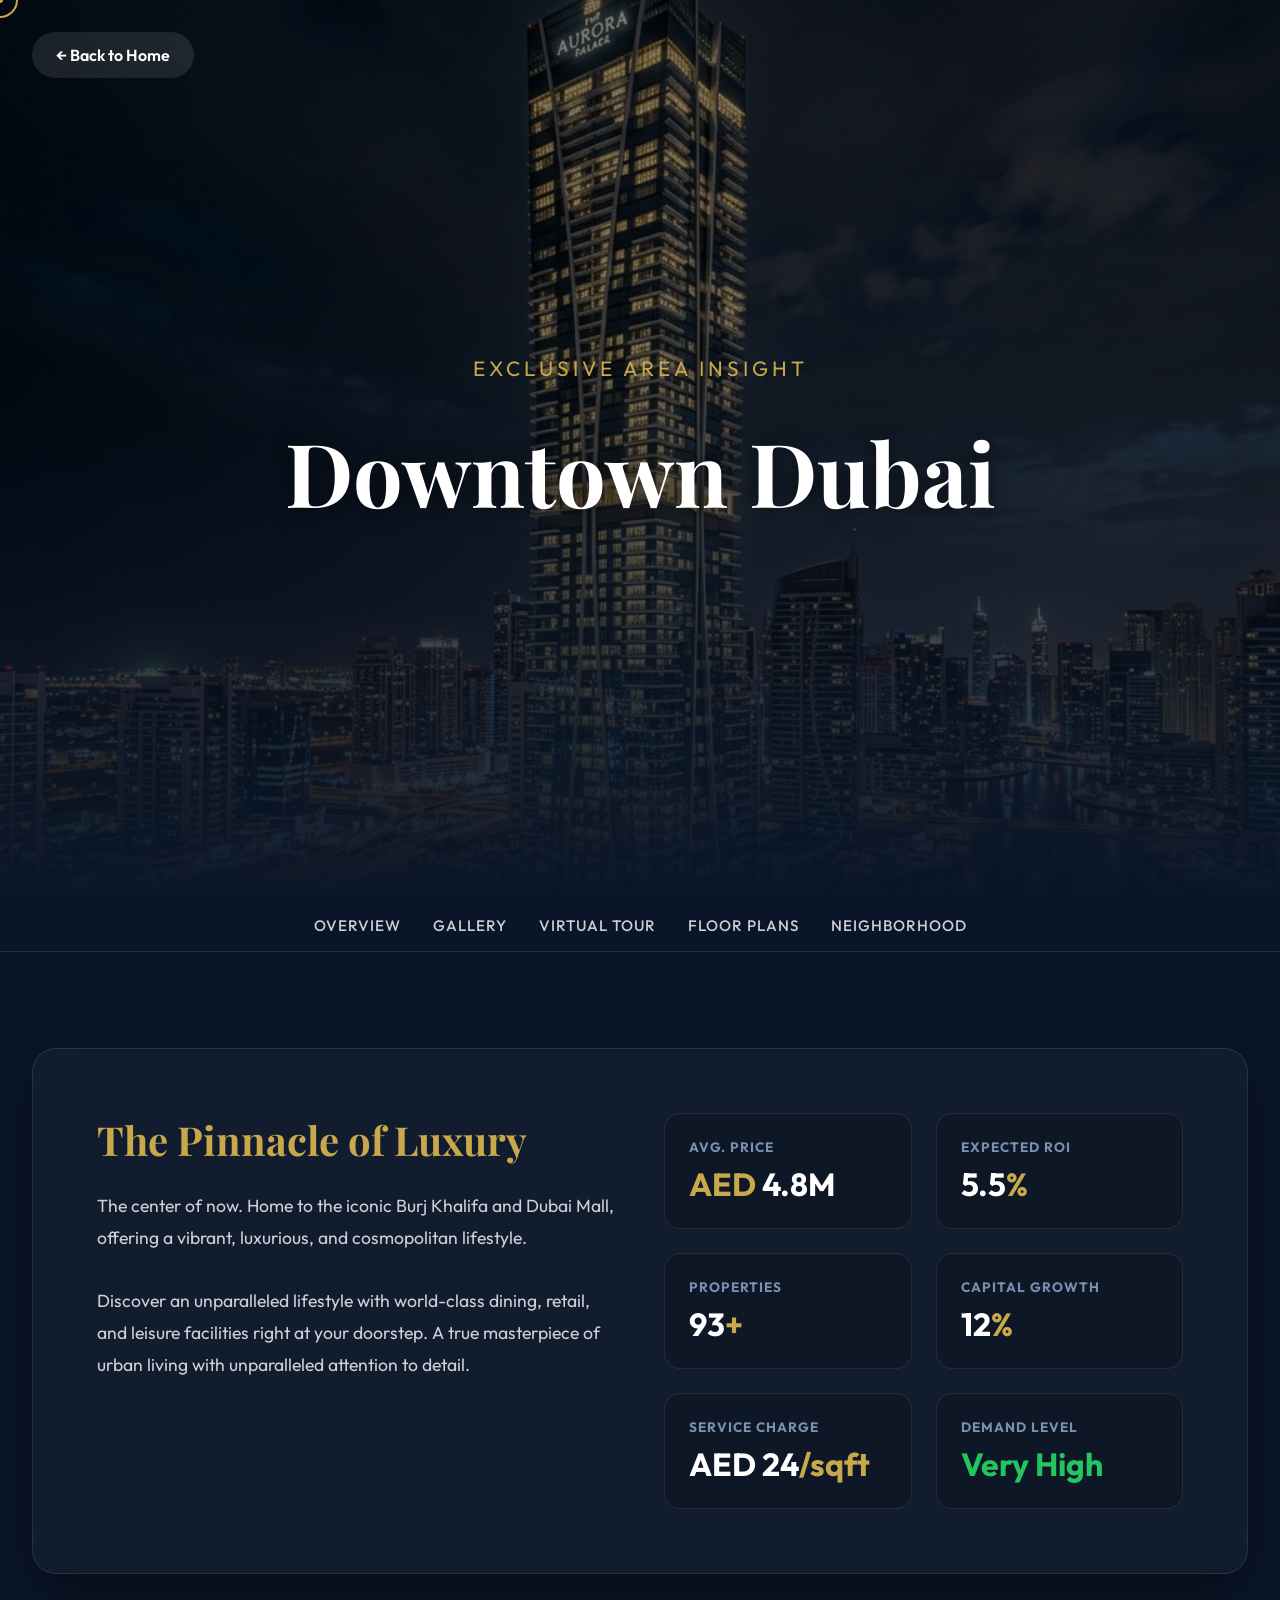
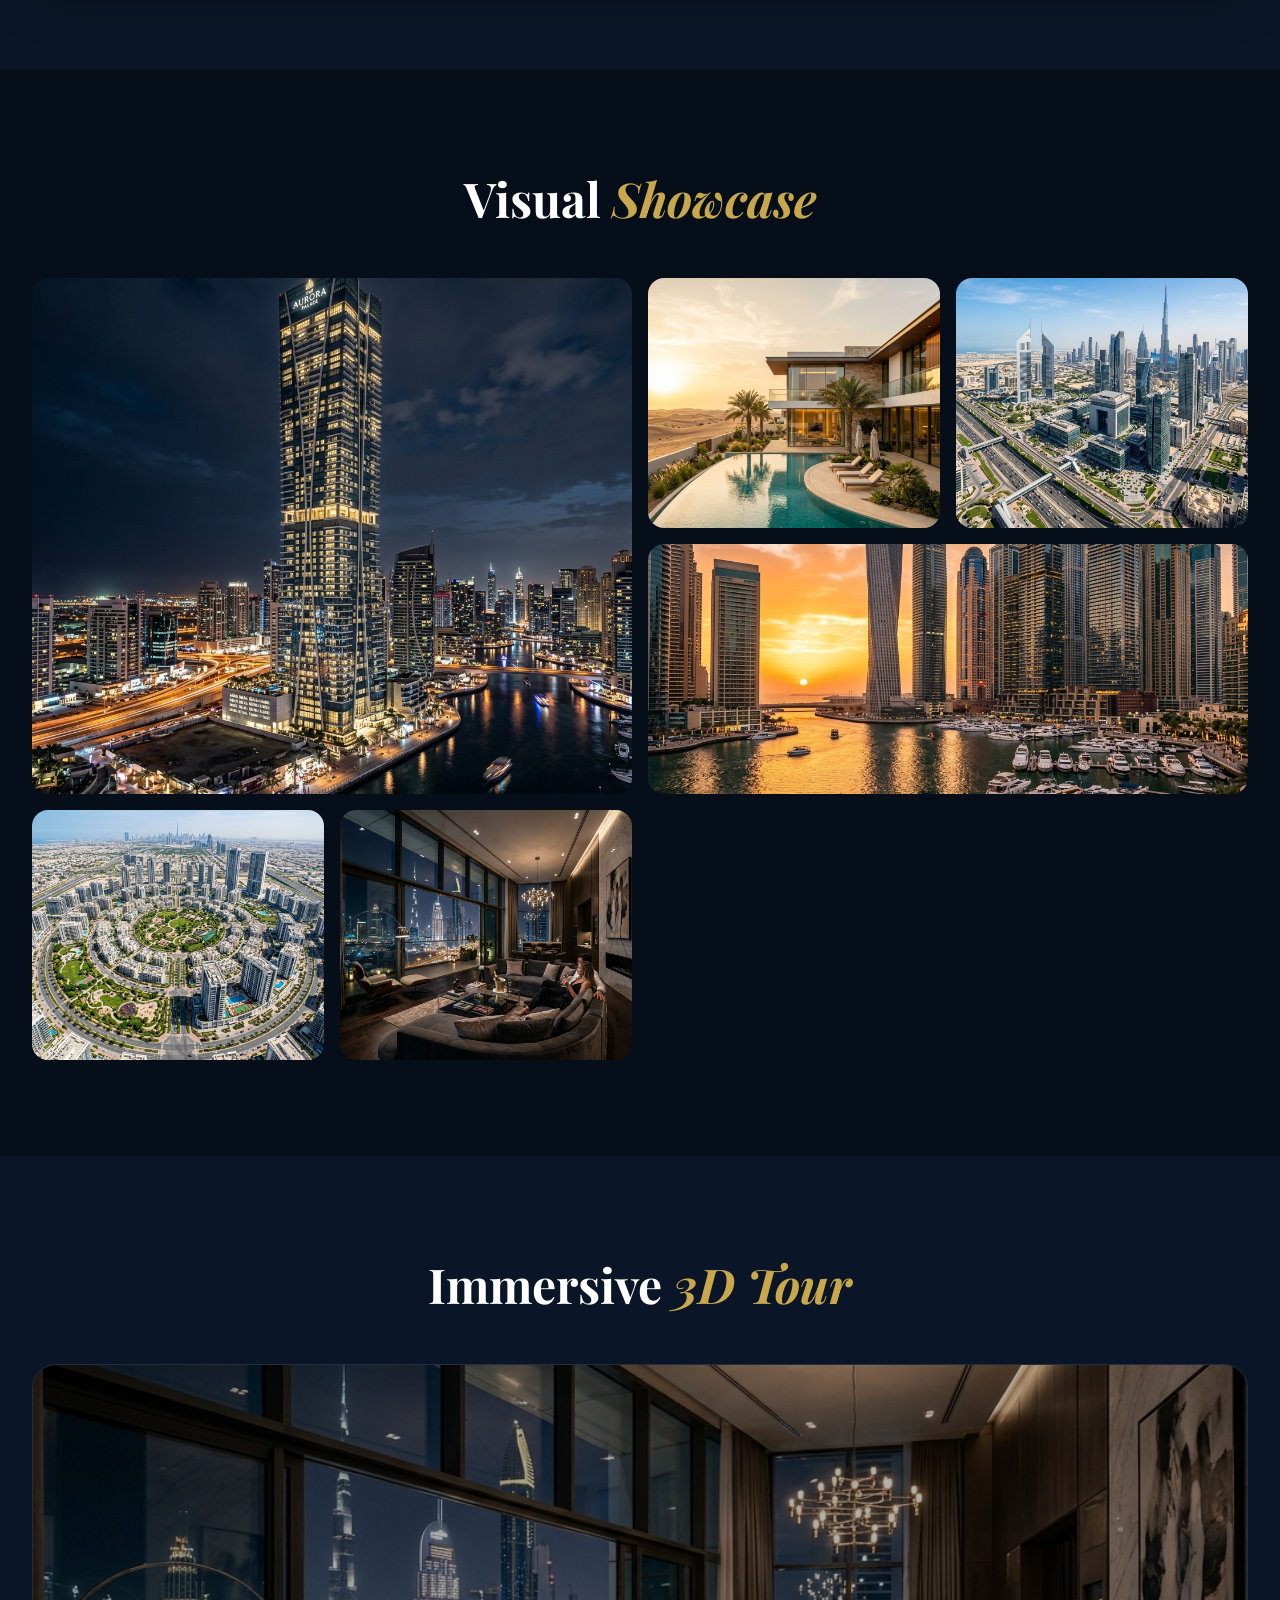
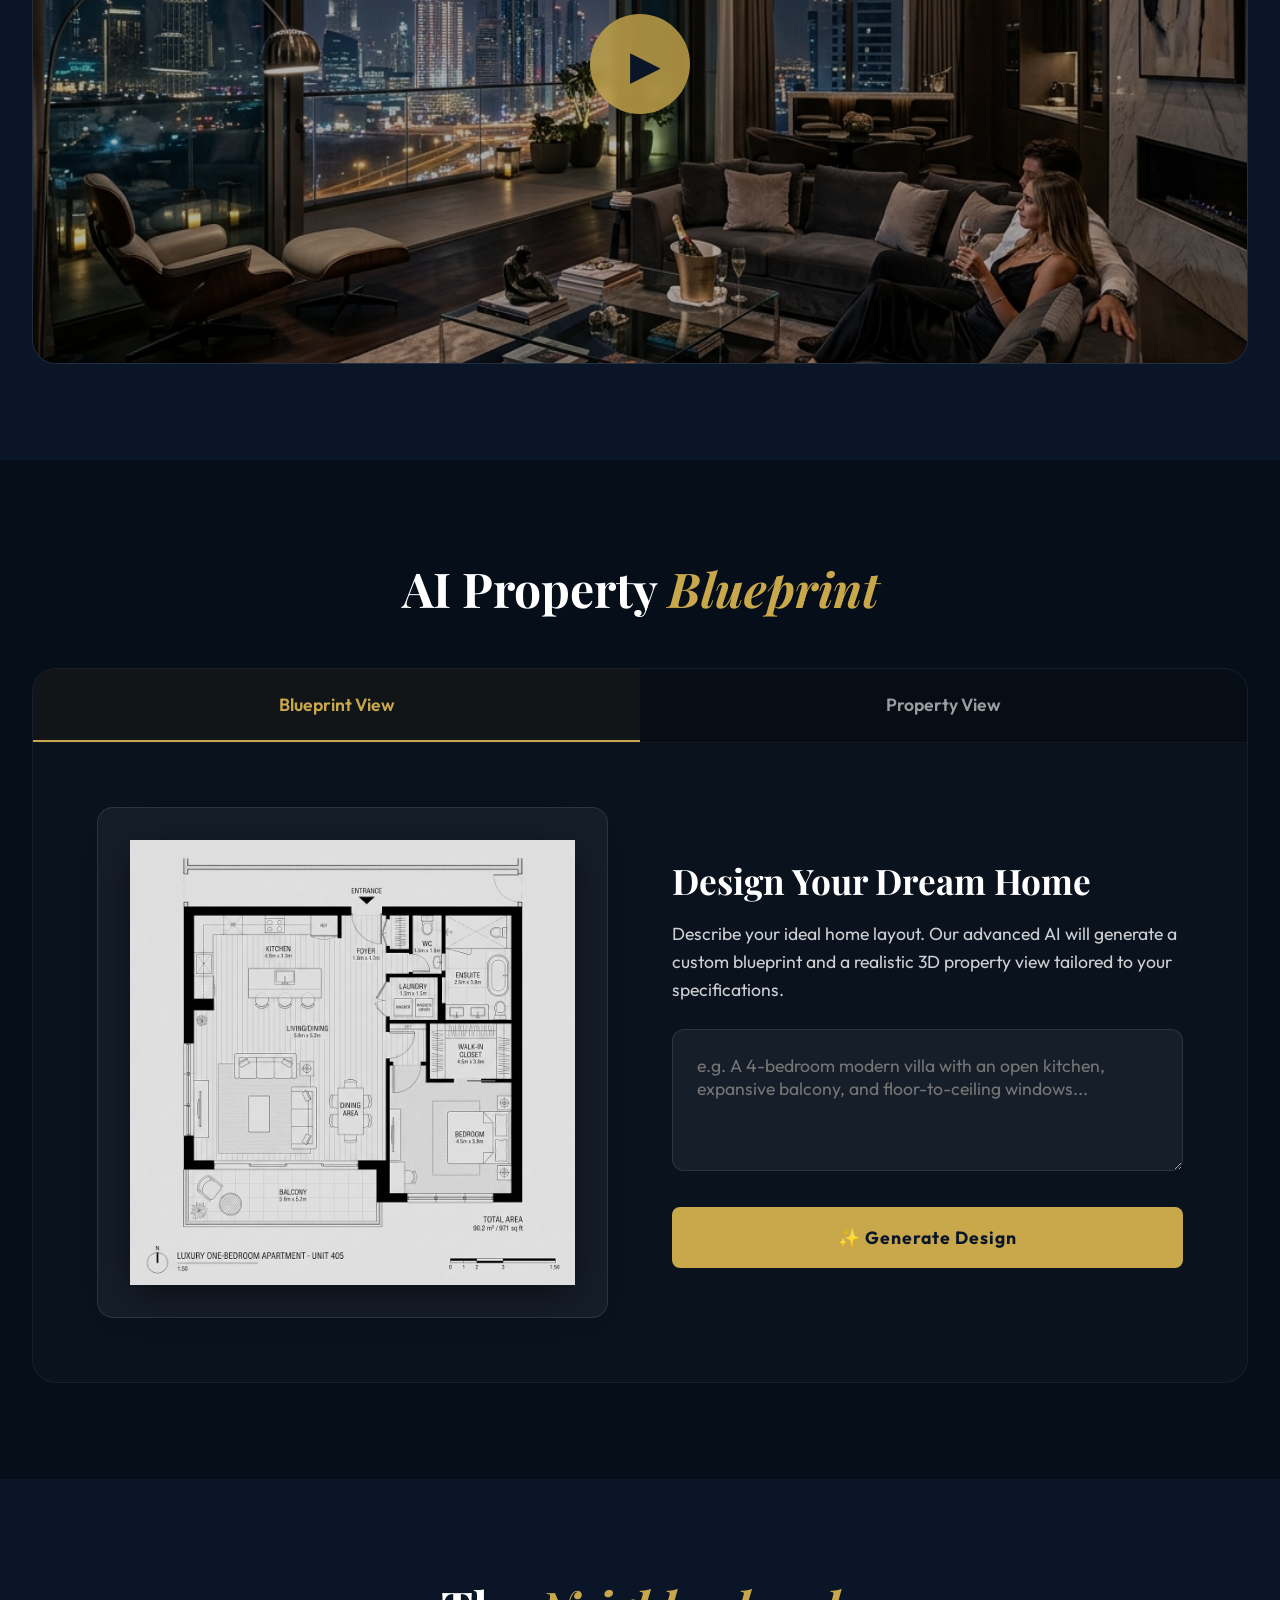
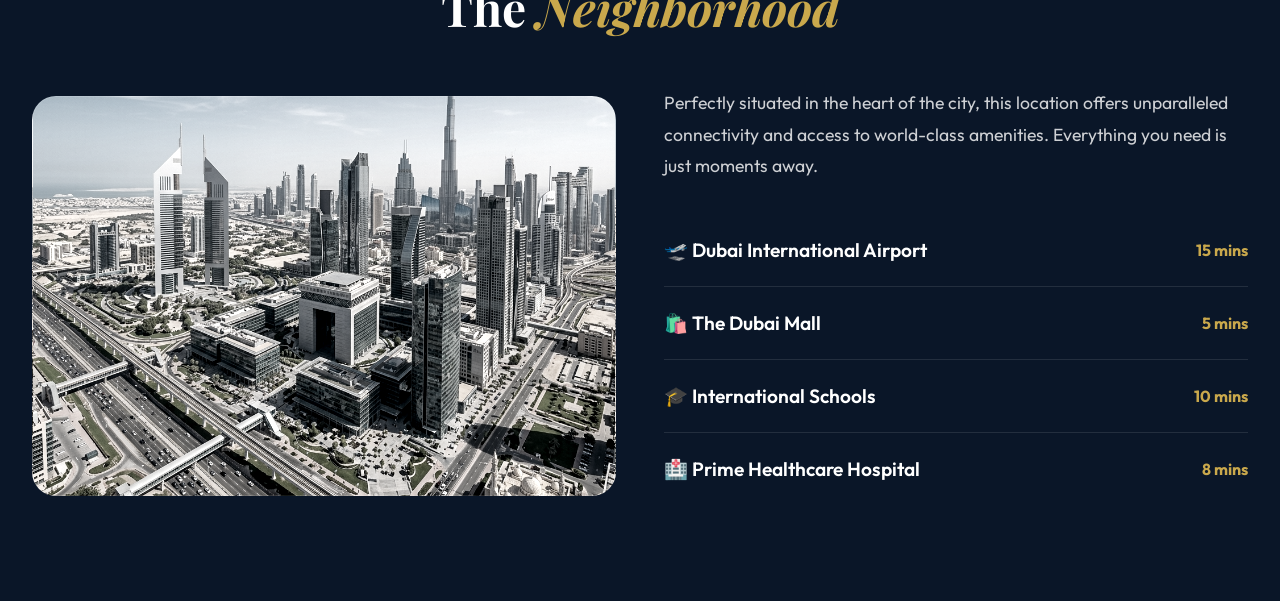
<file: explore.html>
<!DOCTYPE html>
<html lang="en">
<head>
  <meta charset="UTF-8" />
  <meta name="viewport" content="width=device-width, initial-scale=1.0" />
  <title>Explore Location – LuxEstate</title>
  <link rel="preconnect" href="https://fonts.googleapis.com" />
  <link rel="preconnect" href="https://fonts.gstatic.com" crossorigin />
  <link href="https://fonts.googleapis.com/css2?family=Outfit:wght@300;400;500;600;700;800;900&family=Playfair+Display:ital,wght@0,700;1,600&display=swap" rel="stylesheet" />
  <link rel="stylesheet" href="style.css" />
  <style>
    /* Specific Explore Page Styles */
    body {
      background: var(--navy);
      color: var(--white);
      overflow-x: hidden;
      scroll-behavior: smooth;
    }
    
    .explore-hero {
      position: relative;
      height: 100vh;
      display: flex;
      align-items: center;
      justify-content: center;
      overflow: hidden;
    }

    .explore-hero-bg {
      position: absolute;
      top: 0; left: 0; width: 100%; height: 120%;
      background-size: cover;
      background-position: center;
      z-index: 0;
      transition: transform 0.1s linear;
      filter: brightness(0.5);
    }
    
    .explore-hero-overlay {
      position: absolute;
      inset: 0;
      background: linear-gradient(to top, var(--navy) 0%, transparent 60%);
      z-index: 1;
    }

    .explore-content {
      position: relative;
      z-index: 2;
      text-align: center;
      max-width: 900px;
      padding: 0 2rem;
    }

    .explore-title {
      font-family: 'Playfair Display', serif;
      font-size: 5.5rem;
      font-weight: 700;
      color: var(--white);
      margin-bottom: 1rem;
      text-shadow: 0 4px 20px rgba(0,0,0,0.6);
      transform: translateY(50px);
      opacity: 0;
      animation: slideUp 1s cubic-bezier(0.25, 1, 0.5, 1) forwards 0.3s;
    }
    
    .explore-subtitle {
      font-size: 1.3rem;
      color: var(--accent);
      text-transform: uppercase;
      letter-spacing: 4px;
      margin-bottom: 2rem;
      transform: translateY(30px);
      opacity: 0;
      animation: slideUp 1s cubic-bezier(0.25, 1, 0.5, 1) forwards 0.5s;
    }

    /* Page Navigation */
    .explore-nav {
      position: sticky;
      top: 0;
      background: rgba(10, 22, 40, 0.9);
      backdrop-filter: blur(10px);
      border-bottom: 1px solid rgba(255,255,255,0.1);
      z-index: 90;
      padding: 1rem 0;
      display: flex;
      justify-content: center;
      gap: 2rem;
      transform: translateY(20px);
      opacity: 0;
      animation: slideUp 1s cubic-bezier(0.25, 1, 0.5, 1) forwards 0.9s;
    }
    .explore-nav a {
      color: var(--white-80);
      text-decoration: none;
      font-weight: 500;
      font-size: 0.95rem;
      text-transform: uppercase;
      letter-spacing: 1px;
      transition: color 0.3s;
    }
    .explore-nav a:hover {
      color: var(--accent);
    }

    .explore-section {
      padding: 6rem 0;
      position: relative;
      z-index: 3;
    }
    .section-dark {
      background: #060e1a;
    }

    .section-title-center {
      text-align: center;
      font-family: 'Playfair Display', serif;
      font-size: 3rem;
      margin-bottom: 3rem;
      color: var(--white);
    }
    .section-title-center span {
      color: var(--accent);
      font-style: italic;
    }

    /* Overview Section */
    .details-glass-panel {
      background: rgba(255, 255, 255, 0.03);
      backdrop-filter: blur(20px);
      border: 1px solid rgba(255,255,255,0.1);
      border-radius: 24px;
      padding: 4rem;
      box-shadow: 0 20px 50px rgba(0,0,0,0.4);
      display: grid;
      grid-template-columns: 1fr 1fr;
      gap: 3rem;
    }

    .details-text h3 {
      font-family: 'Playfair Display', serif;
      font-size: 2.5rem;
      color: var(--accent);
      margin-bottom: 1.5rem;
    }
    
    .details-text p {
      font-size: 1.1rem;
      line-height: 1.8;
      color: var(--white-80);
      margin-bottom: 2rem;
    }

    .stats-grid {
      display: grid;
      grid-template-columns: 1fr 1fr;
      gap: 1.5rem;
    }

    .stat-box {
      background: rgba(0,0,0,0.2);
      border-radius: 16px;
      padding: 1.5rem;
      border: 1px solid rgba(201, 168, 76, 0.15);
      transition: transform 0.4s;
    }
    .stat-box:hover {
      transform: translateY(-5px);
      border-color: var(--accent);
    }
    
    .stat-box h4 {
      color: var(--text-muted);
      font-size: 0.85rem;
      text-transform: uppercase;
      letter-spacing: 1px;
      margin-bottom: 0.5rem;
    }
    .stat-box p {
      font-size: 2rem;
      font-weight: 700;
      color: var(--white);
      margin: 0;
    }
    .stat-box p span {
      color: var(--accent);
    }

    /* Gallery Section */
    .photo-grid {
      display: grid;
      grid-template-columns: repeat(4, 1fr);
      grid-auto-rows: 250px;
      gap: 1rem;
    }
    .photo-item {
      position: relative;
      border-radius: 16px;
      overflow: hidden;
    }
    .photo-item img {
      width: 100%;
      height: 100%;
      object-fit: cover;
      transition: transform 0.6s ease;
    }
    .photo-item:hover img {
      transform: scale(1.1);
    }
    .photo-item.large {
      grid-column: span 2;
      grid-row: span 2;
    }
    .photo-item.wide {
      grid-column: span 2;
    }

    /* Video Tour */
    .video-tour-wrap {
      position: relative;
      width: 100%;
      height: 600px;
      border-radius: 24px;
      overflow: hidden;
      border: 1px solid rgba(255,255,255,0.1);
    }
    .video-tour-wrap img {
      width: 100%;
      height: 100%;
      object-fit: cover;
      filter: brightness(0.7);
    }
    .play-btn {
      position: absolute;
      top: 50%;
      left: 50%;
      transform: translate(-50%, -50%);
      width: 100px;
      height: 100px;
      background: rgba(201, 168, 76, 0.8);
      border-radius: 50%;
      display: flex;
      align-items: center;
      justify-content: center;
      font-size: 2.5rem;
      color: var(--navy);
      cursor: pointer;
      backdrop-filter: blur(5px);
      transition: all 0.4s ease;
      padding-left: 10px; /* Optical center for play icon */
    }
    .play-btn:hover {
      background: var(--accent);
      transform: translate(-50%, -50%) scale(1.1);
      box-shadow: 0 0 40px rgba(201, 168, 76, 0.6);
    }

    /* Advanced Floor Plans / AI Generator */
    .ai-prompt-container textarea {
      width: 100%;
      background: rgba(255,255,255,0.05);
      border: 1px solid rgba(255,255,255,0.1);
      border-radius: 12px;
      padding: 1.5rem;
      color: var(--white);
      font-family: inherit;
      font-size: 1.1rem;
      resize: vertical;
      transition: border-color 0.3s;
    }
    .ai-prompt-container textarea:focus {
      outline: none;
      border-color: var(--accent);
      background: rgba(255,255,255,0.08);
    }
    .spinner {
      width: 50px;
      height: 50px;
      border: 4px solid rgba(201,168,76,0.3);
      border-radius: 50%;
      border-top-color: var(--accent);
      animation: spin 1s ease-in-out infinite;
      margin: 0 auto;
    }
    @keyframes spin {
      to { transform: rotate(360deg); }
    }
    
    .fp-wrapper {
      background: rgba(255,255,255,0.02);
      border: 1px solid rgba(255,255,255,0.05);
      border-radius: 24px;
      overflow: hidden;
    }
    .fp-tabs {
      display: flex;
      background: rgba(0,0,0,0.3);
      border-bottom: 1px solid rgba(255,255,255,0.05);
    }
    .fp-tab {
      flex: 1;
      padding: 1.5rem;
      background: transparent;
      border: none;
      color: var(--white-60);
      font-size: 1.1rem;
      font-weight: 600;
      cursor: pointer;
      transition: all 0.3s;
      border-bottom: 2px solid transparent;
    }
    .fp-tab:hover {
      color: var(--white);
      background: rgba(255,255,255,0.02);
    }
    .fp-tab.active {
      color: var(--accent);
      border-bottom-color: var(--accent);
      background: rgba(201,168,76,0.05);
    }

    .fp-content-box {
      display: grid;
      grid-template-columns: 1fr 1fr;
      gap: 4rem;
      padding: 4rem;
      align-items: center;
    }
    
    .fp-image-wrap {
      position: relative;
      border-radius: 16px;
      padding: 2rem;
      background: rgba(255,255,255,0.05);
      border: 1px solid rgba(255,255,255,0.1);
      transition: opacity 0.4s ease, transform 0.4s ease;
    }
    .fp-image-wrap.fade {
      opacity: 0;
      transform: scale(0.95);
    }
    .fp-glow {
      position: absolute;
      top: 50%; left: 50%;
      transform: translate(-50%, -50%);
      width: 80%; height: 80%;
      background: radial-gradient(circle, var(--accent-glow) 0%, transparent 70%);
      z-index: 0;
      pointer-events: none;
    }
    .floor-plan-img {
      position: relative;
      z-index: 1;
      width: 100%;
      max-width: 450px;
      margin: 0 auto;
      filter: invert(1) drop-shadow(0 10px 20px rgba(0,0,0,0.5));
      transition: transform 0.5s cubic-bezier(0.25, 1, 0.5, 1);
    }
    .fp-image-wrap:hover .floor-plan-img {
      transform: scale(1.05);
    }

    .fp-info {
      transition: opacity 0.4s ease, transform 0.4s ease;
    }
    .fp-info.fade {
      opacity: 0;
      transform: translateX(20px);
    }
    .fp-info h3 {
      font-family: 'Playfair Display', serif;
      font-size: 2.5rem;
      color: var(--white);
      margin-bottom: 1rem;
    }
    .fp-info p {
      color: var(--white-80);
      font-size: 1.1rem;
      line-height: 1.6;
      margin-bottom: 2.5rem;
    }

    .fp-specs-list {
      display: flex;
      flex-direction: column;
      gap: 1.5rem;
      margin-bottom: 3rem;
    }
    .fp-spec-item {
      display: flex;
      align-items: center;
      gap: 1.5rem;
      padding-bottom: 1.5rem;
      border-bottom: 1px solid rgba(255,255,255,0.05);
    }
    .fp-icon {
      font-size: 2rem;
      background: rgba(201,168,76,0.1);
      width: 60px; height: 60px;
      display: flex; align-items: center; justify-content: center;
      border-radius: 50%;
      border: 1px solid rgba(201,168,76,0.2);
    }
    .fp-spec-item div {
      display: flex;
      flex-direction: column;
      gap: 0.2rem;
    }
    .fp-label {
      font-size: 0.9rem;
      color: var(--text-muted);
      text-transform: uppercase;
      letter-spacing: 1px;
    }
    .fp-spec-item strong {
      font-size: 1.3rem;
      color: var(--accent);
    }
    .fp-btn {
      width: 100%;
      padding: 1.2rem;
      font-size: 1.1rem;
      letter-spacing: 1px;
      background: var(--accent);
      color: var(--navy);
      border: none;
      border-radius: 8px;
      font-weight: 700;
      cursor: pointer;
      transition: all 0.3s;
    }
    .fp-btn:hover {
      background: var(--accent-light);
      transform: translateY(-3px);
      box-shadow: 0 10px 20px rgba(201,168,76,0.3);
    }

    /* Neighborhood */
    .neighborhood-grid {
      display: grid;
      grid-template-columns: 1fr 1fr;
      gap: 3rem;
      align-items: center;
    }
    .map-placeholder {
      width: 100%;
      height: 400px;
      background: url('difc.png') center/cover;
      border-radius: 24px;
      border: 1px solid rgba(255,255,255,0.1);
      filter: grayscale(0.8) contrast(1.2);
    }
    .places-list {
      list-style: none;
    }
    .places-list li {
      padding: 1.5rem 0;
      border-bottom: 1px solid rgba(255,255,255,0.1);
      display: flex;
      justify-content: space-between;
      align-items: center;
    }
    .places-list li:last-child {
      border-bottom: none;
    }
    .place-name {
      font-size: 1.2rem;
      font-weight: 600;
      display: flex;
      align-items: center;
      gap: 1rem;
    }
    .place-dist {
      color: var(--accent);
      font-weight: 700;
    }

    .sticky-cta {
      position: fixed;
      bottom: 2rem;
      left: 50%;
      transform: translateX(-50%) translateY(100px);
      background: var(--accent);
      color: var(--navy);
      padding: 1rem 3rem;
      border-radius: 99px;
      font-weight: 700;
      font-size: 1.2rem;
      text-decoration: none;
      box-shadow: 0 10px 30px rgba(201,168,76,0.4);
      z-index: 100;
      transition: transform 0.4s cubic-bezier(0.25, 1, 0.5, 1), background 0.3s;
      opacity: 0;
    }
    .sticky-cta.visible {
      transform: translateX(-50%) translateY(0);
      opacity: 1;
    }
    .sticky-cta:hover {
      background: #e5c76b;
      transform: translateX(-50%) translateY(-5px) scale(1.05);
    }
    @media (max-width: 768px) {
      .sticky-cta {
        bottom: 1.5rem;
        padding: 0.75rem 2rem;
        font-size: 1rem;
        width: 85%;
        text-align: center;
        white-space: nowrap;
      }
    }

    @keyframes slideUp {
      to { transform: translateY(0); opacity: 1; }
    }

    .back-btn {
      position: absolute;
      top: 2rem;
      left: 2rem;
      color: var(--white);
      text-decoration: none;
      font-weight: 600;
      display: flex;
      align-items: center;
      gap: 0.5rem;
      z-index: 10;
      padding: 0.8rem 1.5rem;
      background: rgba(255,255,255,0.1);
      backdrop-filter: blur(10px);
      border-radius: 99px;
      transition: all 0.3s;
    }
    .back-btn:hover {
      background: rgba(201, 168, 76, 0.2);
      color: var(--accent);
    }

    @media (max-width: 900px) {
      .details-glass-panel, .neighborhood-grid { grid-template-columns: 1fr; }
      .explore-title { font-size: 3.5rem; }
      .photo-grid { grid-template-columns: 1fr 1fr; }
      .photo-item.large { grid-column: span 2; grid-row: span 1; }
      .photo-item.wide { grid-column: span 2; }
      
      .fp-tabs { flex-direction: column; }
      .fp-content-box { grid-template-columns: 1fr; padding: 2rem; gap: 2rem; }
      .fp-image-wrap { padding: 1rem; }
      .explore-nav { flex-wrap: wrap; gap: 1rem; padding: 1rem; }
    }

    @media (max-width: 600px) {
      .explore-hero { height: 60vh; min-height: 400px; }
      .explore-hero-bg { height: 100%; background-size: cover; background-position: center; }
      .explore-title { font-size: 2.5rem; }
      .explore-subtitle { font-size: 1rem; }
      .explore-nav { gap: 0.8rem; justify-content: center; }
      .explore-nav a { font-size: 0.8rem; }
      .details-glass-panel { padding: 2rem 1.5rem; }
      .stats-grid { grid-template-columns: 1fr; }
      .photo-grid { grid-template-columns: 1fr; }
      .photo-item.large, .photo-item.wide { grid-column: span 1; grid-row: auto; }
      .video-tour-wrap { height: 300px; }
      .play-btn { width: 60px; height: 60px; font-size: 1.5rem; padding-left: 5px; }
      .fp-content-box { padding: 1.5rem; }
      .map-placeholder { height: 250px; }
      .fp-info h3 { font-size: 1.8rem; }
      .fp-spec-item strong { font-size: 1.1rem; }
    }
  </style>
</head>
<body>

  <!-- Cursor -->
  <div class="custom-cursor" id="cursor"></div>
  <div class="custom-cursor-dot" id="cursorDot"></div>

  <a href="index.html" class="back-btn">← Back to Home</a>

  <!-- HERO -->
  <section class="explore-hero">
    <div class="explore-hero-bg" id="heroBg"></div>
    <div class="explore-hero-overlay"></div>
    <div class="explore-content">
      <div class="explore-subtitle" id="locSubtitle">Exclusive Area Insight</div>
      <h1 class="explore-title" id="locTitle">Loading...</h1>
    </div>
  </section>

  <!-- NAVIGATION -->
  <nav class="explore-nav">
    <a href="#overview">Overview</a>
    <a href="#gallery">Gallery</a>
    <a href="#tour">Virtual Tour</a>
    <a href="#floorplans">Floor Plans</a>
    <a href="#neighborhood">Neighborhood</a>
  </nav>

  <!-- OVERVIEW -->
  <section class="explore-section" id="overview">
    <div class="container">
      <div class="details-glass-panel reveal">
        <div class="details-text"> 
          <h3>The Pinnacle of Luxury</h3>
          <p id="locDesc">Experience unmatched elegance and breathtaking views. This location is curated for those who demand the finest in life, offering a blend of modern architecture and serene environments.</p>
          <p>Discover an unparalleled lifestyle with world-class dining, retail, and leisure facilities right at your doorstep. A true masterpiece of urban living with unparalleled attention to detail.</p>
        </div>
        <div class="stats-grid">
          <div class="stat-box">
            <h4>Avg. Price</h4>
            <p id="locPrice"><span>AED</span> 4.5M</p>
          </div>
          <div class="stat-box">
            <h4>Expected ROI</h4>
            <p id="locRoi">7.2<span>%</span></p>
          </div>
          <div class="stat-box">
            <h4>Properties</h4>
            <p id="locCount">120<span>+</span></p>
          </div>
          <div class="stat-box">
            <h4>Capital Growth</h4>
            <p>12<span>%</span></p>
          </div>
          <div class="stat-box">
            <h4>Service Charge</h4>
            <p>AED 24<span>/sqft</span></p>
          </div>
          <div class="stat-box">
            <h4>Demand Level</h4>
            <p style="color:#22c55e">Very High</p>
          </div>
        </div>
      </div>
    </div>
  </section>

  <!-- GALLERY -->
  <section class="explore-section section-dark" id="gallery">
    <div class="container">
      <h2 class="section-title-center reveal">Visual <span>Showcase</span></h2>
      <div class="photo-grid reveal">
        <div class="photo-item large">
          <img src="hero.png" alt="Gallery Image 1">
        </div>
        <div class="photo-item">
          <img src="villa.png" alt="Gallery Image 2">
        </div>
        <div class="photo-item">
          <img src="difc.png" alt="Gallery Image 3">
        </div>
        <div class="photo-item wide">
          <img src="marina.png" alt="Gallery Image 4">
        </div>
        <div class="photo-item">
          <img src="jumeirah.png" alt="Gallery Image 5">
        </div>
        <div class="photo-item">
          <img src="penthouse.png" alt="Gallery Image 6">
        </div>
      </div>
    </div>
  </section>

  <!-- VIRTUAL TOUR -->
  <section class="explore-section" id="tour">
    <div class="container">
      <h2 class="section-title-center reveal">Immersive <span>3D Tour</span></h2>
      <div class="video-tour-wrap reveal">
        <img src="penthouse.png" alt="Video Thumbnail">
        <div class="play-btn">▶</div>
      </div>
    </div>
  </section>

  <!-- AI BLUEPRINT GENERATOR -->
  <section class="explore-section section-dark" id="floorplans">
    <div class="container">
      <h2 class="section-title-center reveal">AI Property <span>Blueprint</span></h2>
      
      <div class="fp-wrapper reveal">
        <div class="fp-tabs">
          <button class="fp-tab active" id="tabBlueprint">Blueprint View</button>
          <button class="fp-tab" id="tabProperty">Property View</button>
        </div>

        <div class="fp-content-box">
          <div class="fp-image-wrap" id="fpImgWrap" style="position: relative; min-height: 400px; display: flex; align-items: center; justify-content: center;">
            <div class="fp-glow"></div>
            <img id="generatedImg" src="floorplan1.png" alt="Generated Layout" class="floor-plan-img" style="transition: opacity 0.4s ease;">
            
            <div id="aiLoading" style="display: none; position: absolute; inset: 0; background: rgba(6, 14, 26, 0.85); backdrop-filter: blur(5px); border-radius: 16px; z-index: 10; flex-direction: column; align-items: center; justify-content: center;">
              <div class="spinner"></div>
              <p style="color: var(--accent); margin-top: 1.5rem; font-family: 'Playfair Display', serif; font-size: 1.5rem;">Designing...</p>
            </div>
          </div>
          
          <div class="fp-info" id="fpInfoWrap">
            <h3 style="font-size: 2.2rem; margin-bottom: 1rem;">Design Your Dream Home</h3>
            <p style="margin-bottom: 1.5rem;">Describe your ideal home layout. Our advanced AI will generate a custom blueprint and a realistic 3D property view tailored to your specifications.</p>
            
            <div class="ai-prompt-container" style="margin-bottom: 2rem;">
              <textarea id="aiPrompt" placeholder="e.g. A 4-bedroom modern villa with an open kitchen, expansive balcony, and floor-to-ceiling windows..." rows="4"></textarea>
            </div>

            <button id="generateBtn" class="fp-btn">✨ Generate Design</button>
          </div>
        </div>
      </div>
    </div>
  </section>

  <!-- NEIGHBORHOOD -->
  <section class="explore-section" id="neighborhood">
    <div class="container">
      <h2 class="section-title-center reveal">The <span>Neighborhood</span></h2>
      <div class="neighborhood-grid reveal">
        <div class="map-placeholder"></div>
        <div class="neighborhood-details">
          <p style="color: var(--white-80); margin-bottom: 2rem; font-size: 1.1rem; line-height: 1.8;">
            Perfectly situated in the heart of the city, this location offers unparalleled connectivity and access to world-class amenities. Everything you need is just moments away.
          </p>
          <ul class="places-list">
            <li>
              <span class="place-name">🛫 Dubai International Airport</span>
              <span class="place-dist">15 mins</span>
            </li>
            <li>
              <span class="place-name">🛍️ The Dubai Mall</span>
              <span class="place-dist">5 mins</span>
            </li>
            <li>
              <span class="place-name">🎓 International Schools</span>
              <span class="place-dist">10 mins</span>
            </li>
            <li>
              <span class="place-name">🏥 Prime Healthcare Hospital</span>
              <span class="place-dist">8 mins</span>
            </li>
          </ul>
        </div>
      </div>
    </div>
  </section>

  <a href="#" class="sticky-cta" id="stickyCta">Book now</a>

  <!-- Booking Modal -->
  <div class="modal-overlay" id="modalOverlay">
    <div class="modal" id="propertyModal">
      <button class="modal-close" id="modalClose">✕</button>
      <div class="modal-body">
        <h2>Schedule a Viewing</h2>
        <p>Fill in your details and we'll get back to you within 2 hours.</p>
        <form id="modalForm">
          <input type="text" placeholder="Your Name" required />
          <input type="email" placeholder="Email Address" required />
          <input type="tel" placeholder="Phone Number" />
          <input type="date" />
          <button type="submit" class="btn-primary full-width">Book Viewing</button>
        </form>
      </div>
    </div>
  </div>

  <script>
    /* ---- CUSTOM CURSOR ---- */
    const cursor = document.getElementById('cursor');
    const cursorDot = document.getElementById('cursorDot');
    let mx = 0, my = 0, cx = 0, cy = 0;

    document.addEventListener('mousemove', e => {
      mx = e.clientX; my = e.clientY;
      cursorDot.style.left = mx + 'px';
      cursorDot.style.top = my + 'px';
    });
    (function animCursor() {
      cx += (mx - cx) * 0.12;
      cy += (my - cy) * 0.12;
      cursor.style.left = cx + 'px';
      cursor.style.top = cy + 'px';
      requestAnimationFrame(animCursor);
    })();

    // Hover grow for links and buttons
    document.querySelectorAll('a, button, .photo-item, .stat-box, .play-btn').forEach(el => {
      el.addEventListener('mouseenter', () => cursor.classList.add('hovered'));
      el.addEventListener('mouseleave', () => cursor.classList.remove('hovered'));
    });

    // Data mapping for locations
    const locData = {
      difc: { title: 'DIFC', img: 'difc.png', price: '6.2M', roi: '5.8', count: '120', desc: 'The heart of financial luxury. DIFC offers an upscale urban lifestyle with some of the best art galleries, fine dining, and corporate hubs in Dubai.' },
      marina: { title: 'Dubai Marina', img: 'marina.png', price: '3.1M', roi: '6.5', count: '85', desc: 'Waterfront living at its finest. Experience the vibrant yacht club, endless promenades, and stunning sunset views from your balcony.' },
      palm: { title: 'Palm Jumeirah', img: 'villa.png', price: '12.5M', roi: '4.2', count: '64', desc: 'Exclusive island residences. A world-renowned destination offering private pristine beaches, luxury resorts, and ultra-luxury villas.' },
      jvc: { title: 'JVC', img: 'jumeirah.png', price: '1.2M', roi: '8.1', count: '210', desc: 'A serene garden community perfect for families. JVC offers high ROI, abundant green parks, and fantastic community amenities.' },
      mirdif: { title: 'Mirdif Hills', img: 'penthouse.png', price: '2.8M', roi: '6.0', count: '47', desc: 'A peaceful suburban haven with spacious properties. Ideal for those seeking tranquility, family-friendly parks, and closeness to the city.' },
      downtown: { title: 'Downtown Dubai', img: 'hero.png', price: '4.8M', roi: '5.5', count: '93', desc: 'The center of now. Home to the iconic Burj Khalifa and Dubai Mall, offering a vibrant, luxurious, and cosmopolitan lifestyle.' }
    };

    // Parse URL params
    const urlParams = new URLSearchParams(window.location.search);
    const locKey = urlParams.get('loc') || 'downtown';
    const data = locData[locKey] || locData.downtown;

    // Populate data
    document.getElementById('locTitle').textContent = data.title;
    document.getElementById('heroBg').style.backgroundImage = `url('${data.img}')`;
    document.getElementById('locDesc').textContent = data.desc;
    document.getElementById('locPrice').innerHTML = `<span>AED</span> ${data.price}`;
    document.getElementById('locRoi').innerHTML = `${data.roi}<span>%</span>`;
    document.getElementById('locCount').innerHTML = `${data.count}<span>+</span>`;

    // Parallax effect on scroll
    window.addEventListener('scroll', () => {
      const scrollY = window.scrollY;
      const heroBg = document.getElementById('heroBg');
      if (scrollY < window.innerHeight) {
        heroBg.style.transform = `translateY(${scrollY * 0.4}px)`;
      }

      // Sticky CTA reveal
      const cta = document.getElementById('stickyCta');
      if (scrollY > 500) {
        cta.classList.add('visible');
      } else {
        cta.classList.remove('visible');
      }
    });

    /* ---- BOOKING MODAL ---- */
    const modalOverlay = document.getElementById('modalOverlay');
    const modalClose = document.getElementById('modalClose');

    function openModal() {
      modalOverlay.classList.add('active');
      document.body.style.overflow = 'hidden';
    }

    function closeModal() {
      modalOverlay.classList.remove('active');
      document.body.style.overflow = '';
    }

    modalClose.addEventListener('click', closeModal);
    modalOverlay.addEventListener('click', (e) => {
      if (e.target === modalOverlay) closeModal();
    });

    document.querySelectorAll('a[href^="#"]').forEach(anchor => {
      anchor.addEventListener('click', function(e) {
        if(this.getAttribute('href') !== '#') {
          e.preventDefault();
          document.querySelector(this.getAttribute('href')).scrollIntoView({
            behavior: 'smooth'
          });
        }
      });
    });

    // Reveal animations on scroll
    const observerOptions = {
      threshold: 0.1,
      rootMargin: "0px 0px -50px 0px"
    };

    const observer = new IntersectionObserver((entries) => {
      entries.forEach(entry => {
        if (entry.isIntersecting) {
          entry.target.style.opacity = '1';
          entry.target.style.transform = 'translateY(0)';
          observer.unobserve(entry.target);
        }
      });
    }, observerOptions);

    document.querySelectorAll('.reveal').forEach(el => {
      el.style.opacity = '0';
      el.style.transform = 'translateY(30px)';
      el.style.transition = 'all 0.8s cubic-bezier(0.25, 1, 0.5, 1)';
      observer.observe(el);
    });

    /* ---- AI BLUEPRINT GENERATOR ---- */
    const generateBtn = document.getElementById('generateBtn');
    const aiPrompt = document.getElementById('aiPrompt');
    const aiLoading = document.getElementById('aiLoading');
    const tabBlueprint = document.getElementById('tabBlueprint');
    const tabProperty = document.getElementById('tabProperty');
    const generatedImg = document.getElementById('generatedImg');

    const images = {
      blueprint: 'floorplan3.png', // A different floorplan to feel generated
      property: 'villa.png' // Corresponding property view
    };

    if (generateBtn) {
      generateBtn.addEventListener('click', () => {
        if (!aiPrompt.value.trim()) {
          aiPrompt.style.borderColor = 'red';
          setTimeout(() => aiPrompt.style.borderColor = 'rgba(255,255,255,0.1)', 1000);
          return;
        }
        
        // Show loading overlay
        aiLoading.style.display = 'flex';

        // Simulate API call to generate image
        setTimeout(() => {
          aiLoading.style.display = 'none';
          
          // Reset to blueprint view
          tabBlueprint.classList.add('active');
          tabProperty.classList.remove('active');
          generatedImg.src = images.blueprint;
          generatedImg.style.filter = 'invert(1) drop-shadow(0 10px 20px rgba(0,0,0,0.5))'; // Apply blueprint filter
        }, 2500); // 2.5s generation delay
      });
    }

    tabBlueprint.addEventListener('click', () => {
      tabBlueprint.classList.add('active');
      tabProperty.classList.remove('active');
      generatedImg.style.opacity = '0';
      setTimeout(() => {
        generatedImg.src = images.blueprint;
        generatedImg.style.filter = 'invert(1) drop-shadow(0 10px 20px rgba(0,0,0,0.5))'; // Blueprint styling
        generatedImg.style.opacity = '1';
      }, 300);
    });

    tabProperty.addEventListener('click', () => {
      tabProperty.classList.add('active');
      tabBlueprint.classList.remove('active');
      generatedImg.style.opacity = '0';
      setTimeout(() => {
        generatedImg.src = images.property;
        generatedImg.style.filter = 'none'; // Remove blueprint styling for property view
        generatedImg.style.opacity = '1';
      }, 300);
    });
    document.getElementById('stickyCta')?.addEventListener('click', e => {
      e.preventDefault();
      openModal();
    });

    document.addEventListener('keydown', e => { if (e.key === 'Escape') closeModal(); });

    document.getElementById('modalForm')?.addEventListener('submit', e => {
      e.preventDefault();
      closeModal();
      showToast("✓ Viewing booked! We'll confirm within 2 hours.");
    });

    function showToast(message) {
      const existing = document.querySelector('.toast');
      if (existing) existing.remove();

      const toast = document.createElement('div');
      toast.className = 'toast';
      toast.textContent = message;
      toast.style.cssText = `
        position: fixed;
        bottom: 5rem; left: 50%;
        transform: translateX(-50%) translateY(20px);
        background: rgba(13,31,60,0.97);
        border: 1px solid rgba(201,168,76,0.4);
        color: #fff;
        padding: 0.85rem 1.8rem;
        border-radius: 99px;
        font-family: 'Outfit', sans-serif;
        font-size: 0.95rem;
        font-weight: 500;
        z-index: 9999;
        opacity: 0;
        transition: transform 0.4s cubic-bezier(0.34,1.56,0.64,1), opacity 0.4s;
        box-shadow: 0 8px 32px rgba(0,0,0,0.4);
        white-space: nowrap;
      `;
      document.body.appendChild(toast);
      requestAnimationFrame(() => {
        toast.style.opacity = '1';
        toast.style.transform = 'translateX(-50%) translateY(0)';
      });
      setTimeout(() => {
        toast.style.opacity = '0';
        toast.style.transform = 'translateX(-50%) translateY(20px)';
        setTimeout(() => toast.remove(), 400);
      }, 3500);
    }
  </script>
</body>
</html>
</file>
<file: style.css>
/* =============================
   RESET & BASE
============================= */
*,
*::before,
*::after {
  margin: 0;
  padding: 0;
  box-sizing: border-box;
}

:root {
  --navy: #0a1628;
  --navy-mid: #0d1f3c;
  --navy-light: #132847;
  --blue: #1a4080;
  --blue-mid: #1e5799;
  --accent: #c9a84c;
  --accent-light: #e5c76b;
  --accent-glow: rgba(201, 168, 76, 0.25);
  --white: #ffffff;
  --white-80: rgba(255, 255, 255, 0.8);
  --white-60: rgba(255, 255, 255, 0.6);
  --white-20: rgba(255, 255, 255, 0.08);
  --white-10: rgba(255, 255, 255, 0.04);
  --glass: rgba(255, 255, 255, 0.06);
  --glass-border: rgba(255, 255, 255, 0.12);
  --card-bg: #0e1f38;
  --text-muted: #7a90b0;
  --transition: 0.35s cubic-bezier(0.4, 0, 0.2, 1);
  --shadow: 0 20px 60px rgba(0, 0, 0, 0.4);
  --shadow-gold: 0 8px 30px rgba(201, 168, 76, 0.35);
  --radius: 16px;
  --radius-sm: 10px;
}

html {
  scroll-behavior: smooth;
  overflow-x: hidden;
}

body {
  font-family: 'Outfit', sans-serif;
  background: var(--navy);
  color: var(--white);
  overflow-x: hidden;
  cursor: none;
}

a {
  text-decoration: none;
  color: inherit;
}

img {
  display: block;
  max-width: 100%;
}

ul {
  list-style: none;
}

input,
select,
textarea,
button {
  font-family: inherit;
}

/* =============================
   SCROLLBAR
============================= */
::-webkit-scrollbar {
  width: 6px;
}

::-webkit-scrollbar-track {
  background: var(--navy);
}

::-webkit-scrollbar-thumb {
  background: var(--blue);
  border-radius: 3px;
}

/* =============================
   CUSTOM CURSOR
============================= */
.custom-cursor {
  position: fixed;
  top: 0;
  left: 0;
  width: 36px;
  height: 36px;
  border: 2px solid var(--accent);
  border-radius: 50%;
  pointer-events: none;
  z-index: 9999;
  transform: translate(-50%, -50%);
  transition: transform 0.15s ease, width 0.3s, height 0.3s, background 0.3s, border-color 0.3s;
}

.custom-cursor-dot {
  position: fixed;
  top: 0;
  left: 0;
  width: 6px;
  height: 6px;
  background: var(--accent);
  border-radius: 50%;
  pointer-events: none;
  z-index: 10000;
  transform: translate(-50%, -50%);
  transition: transform 0.05s ease;
}

.custom-cursor.hovered {
  width: 60px;
  height: 60px;
  background: var(--accent-glow);
  border-color: var(--accent-light);
}

/* Hide custom cursor on mobile/touch devices */
@media (max-width: 768px), (hover: none), (pointer: coarse) {
  body {
    cursor: auto;
  }
  .custom-cursor,
  .custom-cursor-dot {
    display: none !important;
  }
}

/* =============================
   LOADER
============================= */
.loader {
  position: fixed;
  inset: 0;
  background: var(--navy);
  z-index: 99999;
  display: flex;
  align-items: center;
  justify-content: center;
  transition: opacity 0.6s ease, visibility 0.6s ease;
}

.loader.hidden {
  opacity: 0;
  visibility: hidden;
}

.loader-inner {
  text-align: center;
}

.loader-logo {
  font-size: 2.5rem;
  font-weight: 800;
  background: linear-gradient(135deg, var(--accent), var(--accent-light));
  -webkit-background-clip: text;
  -webkit-text-fill-color: transparent;
  margin-bottom: 2rem;
  letter-spacing: -1px;
}

.loader-bar {
  width: 280px;
  height: 3px;
  background: var(--white-20);
  border-radius: 99px;
  overflow: hidden;
  margin: 0 auto 1rem;
}

.loader-fill {
  height: 100%;
  background: linear-gradient(90deg, var(--accent), var(--accent-light));
  border-radius: 99px;
  width: 0%;
  transition: width 0.1s linear;
}

.loader-text {
  color: var(--text-muted);
  font-size: 0.9rem;
}

/* =============================
   NAVBAR
============================= */
.navbar {
  position: fixed;
  top: 0;
  left: 0;
  right: 0;
  z-index: 1000;
  padding: 1.2rem 0;
  transition: background 0.4s ease, padding 0.4s ease, box-shadow 0.4s;
}

.navbar.scrolled {
  background: rgba(10, 22, 40, 0.95);
  backdrop-filter: blur(20px);
  -webkit-backdrop-filter: blur(20px);
  padding: 0.8rem 0;
  box-shadow: 0 4px 30px rgba(0, 0, 0, 0.4);
}

.nav-container {
  max-width: 1400px;
  margin: 0 auto;
  padding: 0 2rem;
  display: flex;
  align-items: center;
  gap: 2rem;
}

.nav-logo {
  display: flex;
  align-items: center;
  gap: 0.5rem;
  font-size: 1.4rem;
  font-weight: 800;
  color: var(--white);
  white-space: nowrap;
}

.logo-icon {
  color: var(--accent);
  font-size: 1.6rem;
}

.nav-links {
  display: flex;
  gap: 0.25rem;
  margin: 0 auto;
}

.nav-link {
  padding: 0.5rem 1rem;
  color: var(--white-80);
  font-weight: 500;
  font-size: 0.95rem;
  border-radius: 8px;
  transition: color var(--transition), background var(--transition);
  position: relative;
}

.nav-link::after {
  content: '';
  position: absolute;
  bottom: 2px;
  left: 50%;
  transform: translateX(-50%);
  width: 0;
  height: 2px;
  background: var(--accent);
  border-radius: 99px;
  transition: width var(--transition);
}

.nav-link:hover,
.nav-link.active {
  color: var(--white);
}

.nav-link:hover::after,
.nav-link.active::after {
  width: 60%;
}

.nav-actions {
  display: flex;
  gap: 0.75rem;
  align-items: center;
}

.btn-outline {
  padding: 0.55rem 1.4rem;
  border: 1.5px solid var(--glass-border);
  background: transparent;
  color: var(--white);
  border-radius: 8px;
  font-weight: 500;
  cursor: pointer;
  transition: border-color var(--transition), background var(--transition), color var(--transition);
}

.btn-outline:hover {
  border-color: var(--accent);
  color: var(--accent);
  background: var(--accent-glow);
}

.btn-primary {
  padding: 0.55rem 1.4rem;
  background: linear-gradient(135deg, var(--accent), var(--accent-light));
  color: var(--navy);
  border: none;
  border-radius: 8px;
  font-weight: 700;
  cursor: pointer;
  display: inline-flex;
  align-items: center;
  gap: 0.5rem;
  transition: transform var(--transition), box-shadow var(--transition), filter var(--transition);
}

.btn-primary:hover {
  transform: translateY(-2px);
  box-shadow: var(--shadow-gold);
  filter: brightness(1.1);
}

.btn-primary.full-width {
  width: 100%;
  justify-content: center;
  padding: 0.9rem;
  font-size: 1rem;
}

/* Large hero buttons */
.btn-outline-lg {
  padding: 1rem 2.2rem;
  border: 2px solid rgba(255, 255, 255, 0.3);
  background: rgba(255, 255, 255, 0.06);
  backdrop-filter: blur(10px);
  color: var(--white);
  border-radius: 10px;
  font-size: 1.05rem;
  font-weight: 600;
  cursor: pointer;
  transition: border-color var(--transition), background var(--transition), color var(--transition), transform var(--transition);
  letter-spacing: 0.5px;
}

.btn-outline-lg:hover {
  border-color: var(--accent);
  color: var(--accent);
  background: rgba(201, 168, 76, 0.1);
  transform: translateY(-2px);
}

.hero-actions .btn-primary {
  padding: 1rem 2.2rem;
  font-size: 1.05rem;
  border-radius: 10px;
  letter-spacing: 0.5px;
}



.hamburger {
  display: none;
  flex-direction: column;
  gap: 5px;
  background: transparent;
  border: none;
  cursor: pointer;
  padding: 4px;
}

.hamburger span {
  display: block;
  width: 24px;
  height: 2px;
  background: var(--white);
  border-radius: 99px;
  transition: transform 0.3s, opacity 0.3s;
}

/* =============================
   HERO
============================= */
.hero {
  position: relative;
  min-height: 100vh;
  display: flex;
  align-items: center;
  overflow: hidden;
}

.hero-bg {
  position: absolute;
  inset: 0;
  z-index: 0;
}

.hero-img {
  width: 100%;
  height: 100%;
  object-fit: cover;
  transform: scale(1.05);
  animation: heroZoom 12s ease-in-out infinite alternate;
}

@keyframes heroZoom {
  from {
    transform: scale(1.05);
  }

  to {
    transform: scale(1.12);
  }
}

.hero-overlay {
  position: absolute;
  inset: 0;
  background: linear-gradient(135deg,
      rgba(10, 22, 40, 0.92) 0%,
      rgba(10, 22, 40, 0.75) 50%,
      rgba(10, 22, 40, 0.85) 100%);
}

.particles {
  position: absolute;
  inset: 0;
  z-index: 1;
  pointer-events: none;
}

.particle {
  position: absolute;
  width: 3px;
  height: 3px;
  background: var(--accent);
  border-radius: 50%;
  opacity: 0;
  animation: particleFloat var(--dur, 8s) var(--delay, 0s) linear infinite;
}

@keyframes particleFloat {
  0% {
    opacity: 0;
    transform: translate(0, 0) scale(0);
  }

  10% {
    opacity: 0.7;
  }

  90% {
    opacity: 0.4;
  }

  100% {
    opacity: 0;
    transform: translate(var(--tx, 50px), -300px) scale(0.5);
  }
}

.hero-content {
  position: relative;
  z-index: 2;
  max-width: 1400px;
  margin: 0 auto;
  padding: 8rem 2rem 2rem;
  width: 100%;
}

.hero-badge {
  display: inline-flex;
  align-items: center;
  gap: 0.6rem;
  padding: 0.4rem 1.1rem;
  background: var(--glass);
  border: 1px solid var(--glass-border);
  border-radius: 99px;
  font-size: 0.85rem;
  color: var(--accent-light);
  font-weight: 500;
  backdrop-filter: blur(10px);
  margin-bottom: 1.5rem;
}

.badge-dot {
  width: 8px;
  height: 8px;
  background: var(--accent);
  border-radius: 50%;
  animation: pulse 2s ease-in-out infinite;
}

@keyframes pulse {

  0%,
  100% {
    transform: scale(1);
    opacity: 1;
  }

  50% {
    transform: scale(1.4);
    opacity: 0.7;
  }
}

.hero-title {
  font-size: clamp(2.8rem, 6vw, 5.5rem);
  font-weight: 900;
  line-height: 1.08;
  color: var(--white);
  margin-bottom: 1.5rem;
  letter-spacing: -2px;
}

.hero-title em {
  font-style: normal;
  background: linear-gradient(135deg, var(--accent), var(--accent-light));
  -webkit-background-clip: text;
  -webkit-text-fill-color: transparent;
  font-family: 'Playfair Display', serif;
}

.hero-subtitle {
  font-size: 1.1rem;
  color: var(--white-60);
  max-width: 540px;
  line-height: 1.7;
  margin-bottom: 2rem;
}

.hero-actions {
  display: flex;
  gap: 1rem;
  flex-wrap: wrap;
}

/* Search Box */
.search-box {
  background: linear-gradient(145deg, rgba(255, 255, 255, 0.12), rgba(255, 255, 255, 0.03));
  backdrop-filter: blur(25px);
  -webkit-backdrop-filter: blur(25px);
  border: 1px solid rgba(255, 255, 255, 0.2);
  border-radius: 20px;
  overflow: hidden;
  max-width: 750px;
  margin: 0 auto;
  box-shadow: 0 30px 60px rgba(0, 0, 0, 0.4), inset 0 1px 0 rgba(255, 255, 255, 0.2);
  transform: translateZ(0);
  display: flex;
  flex-direction: column;
  align-items: center;
}

.search-tabs {
  display: inline-flex;
  background: rgba(0, 0, 0, 0.2);
  border-radius: 99px;
  padding: 0.4rem;
  margin: 1.5rem 1.5rem 0 1.5rem;
  box-shadow: inset 0 2px 5px rgba(0, 0, 0, 0.2);
}

.search-tab {
  padding: 0.75rem 2rem;
  background: transparent;
  border: none;
  color: var(--white-80);
  font-weight: 600;
  font-size: 0.95rem;
  border-radius: 99px;
  cursor: pointer;
  transition: all var(--transition);
}

.search-tab:hover {
  color: var(--white);
}

.search-tab.active {
  color: var(--navy);
  background: linear-gradient(135deg, var(--accent), var(--accent-light));
  box-shadow: 0 4px 15px rgba(201, 168, 76, 0.4);
}

.search-fields {
  display: flex;
  align-items: center;
  padding: 1.5rem;
  gap: 0.5rem;
  flex-wrap: wrap;
  width: 100%;
}

.search-field {
  flex: 1;
  min-width: 130px;
  padding: 0.8rem 1.2rem;
  border-radius: 14px;
  transition: background var(--transition), transform var(--transition);
}

.search-field:hover {
  background: rgba(255, 255, 255, 0.05);
  transform: translateY(-2px);
}

.search-field label {
  display: block;
  font-size: 0.75rem;
  color: var(--text-muted);
  font-weight: 700;
  text-transform: uppercase;
  letter-spacing: 1px;
  margin-bottom: 0.4rem;
}

.search-field select {
  background-color: transparent;
  background-image: url("data:image/svg+xml,%3Csvg xmlns='http://www.w3.org/2000/svg' width='14' height='14' viewBox='0 0 24 24' fill='none' stroke='%23c9a84c' stroke-width='2.5' stroke-linecap='round' stroke-linejoin='round'%3E%3Cpolyline points='6 9 12 15 18 9'%3E%3C/polyline%3E%3C/svg%3E");
  background-repeat: no-repeat;
  background-position: right center;
  border: none;
  color: var(--white);
  font-size: 0.95rem;
  font-weight: 600;
  cursor: pointer;
  outline: none;
  width: 100%;
  padding-right: 1.5rem;
  -webkit-appearance: none;
}

.search-field select option {
  background: var(--navy-mid);
  color: var(--white);
}

.search-divider {
  width: 1px;
  height: 45px;
  background: linear-gradient(to bottom, transparent, rgba(255, 255, 255, 0.2), transparent);
  flex-shrink: 0;
  margin: 0 0.5rem;
}

.search-btn {
  display: flex;
  align-items: center;
  gap: 0.5rem;
  padding: 1rem 2rem;
  background: linear-gradient(135deg, var(--accent), var(--accent-light));
  color: var(--navy);
  border: none;
  border-radius: 14px;
  font-weight: 800;
  font-size: 1rem;
  cursor: pointer;
  margin-left: 0.5rem;
  transition: transform var(--transition), box-shadow var(--transition), filter var(--transition);
  white-space: nowrap;
}

.search-btn:hover {
  transform: translateY(-3px) scale(1.02);
  box-shadow: 0 10px 25px rgba(201, 168, 76, 0.4);
  filter: brightness(1.1);
}

/* =============================
   STATS SPEEDOMETER SECTION
============================= */
.stats-section {
  padding: 6rem 0;
  position: relative;
  overflow: hidden;
  background: linear-gradient(180deg, var(--navy) 0%, #060e1a 50%, var(--navy) 100%);
}

.stats-bg-glow {
  position: absolute;
  inset: 0;
  background:
    radial-gradient(ellipse 600px 300px at 20% 50%, rgba(201, 168, 76, 0.04) 0%, transparent 70%),
    radial-gradient(ellipse 600px 300px at 80% 50%, rgba(30, 87, 153, 0.05) 0%, transparent 70%),
    radial-gradient(ellipse 400px 400px at 50% 50%, rgba(201, 168, 76, 0.03) 0%, transparent 60%);
  pointer-events: none;
}

.stats-grid {
  display: grid;
  grid-template-columns: repeat(4, 1fr);
  gap: 1.5rem;
  position: relative;
  z-index: 1;
}

/* ---- Card ---- */
.stats-card {
  background: linear-gradient(145deg, rgba(255, 255, 255, 0.06), rgba(255, 255, 255, 0.02));
  backdrop-filter: blur(20px);
  -webkit-backdrop-filter: blur(20px);
  border: 1px solid rgba(255, 255, 255, 0.08);
  border-radius: 20px;
  padding: 2rem 1.2rem 1.8rem;
  text-align: center;
  position: relative;
  overflow: hidden;
  transform: translateY(60px) scale(0.9);
  opacity: 0;
  transition: transform 0.8s cubic-bezier(0.34, 1.56, 0.64, 1),
    opacity 0.6s ease,
    box-shadow 0.4s ease,
    border-color 0.4s ease;
}

.stats-card.visible {
  transform: translateY(0) scale(1);
  opacity: 1;
}

.stats-card:nth-child(1) {
  transition-delay: 0s;
}

.stats-card:nth-child(2) {
  transition-delay: 0.12s;
}

.stats-card:nth-child(3) {
  transition-delay: 0.24s;
}

.stats-card:nth-child(4) {
  transition-delay: 0.36s;
}

.stats-card:hover {
  border-color: rgba(201, 168, 76, 0.25);
  box-shadow: 0 20px 60px rgba(0, 0, 0, 0.3), 0 0 40px rgba(201, 168, 76, 0.08);
  transform: translateY(-6px) scale(1.03);
}

/* Glow orb behind card */
.sc-glow {
  position: absolute;
  bottom: -30px;
  left: 50%;
  transform: translateX(-50%);
  width: 120px;
  height: 120px;
  border-radius: 50%;
  background: radial-gradient(circle, rgba(201, 168, 76, 0.15), transparent 70%);
  filter: blur(30px);
  opacity: 0;
  transition: opacity 1s ease 0.5s;
  pointer-events: none;
}

.stats-card.visible .sc-glow {
  opacity: 1;
}

/* ---- Gauge SVG ---- */
.sc-gauge-wrap {
  width: 160px;
  height: 100px;
  margin: 0 auto 1rem;
  position: relative;
}

.sc-gauge {
  width: 100%;
  height: 100%;
  overflow: visible;
}

.sc-gauge-bg {
  fill: none;
  stroke: rgba(255, 255, 255, 0.06);
  stroke-width: 10;
  stroke-linecap: round;
}

.sc-gauge-fill {
  fill: none;
  stroke: url(#gaugeGrad);
  stroke-width: 10;
  stroke-linecap: round;
  stroke-dasharray: 251.33;
  stroke-dashoffset: 251.33;
  transition: stroke-dashoffset 2.2s cubic-bezier(0.4, 0, 0.2, 1);
  filter: drop-shadow(0 0 8px rgba(201, 168, 76, 0.5));
}

/* Tick marks */
.sc-ticks line {
  stroke: rgba(255, 255, 255, 0.15);
  stroke-width: 1.5;
  stroke-linecap: round;
}

/* Needle */
.sc-needle {
  stroke: #e74c3c;
  stroke-width: 2.5;
  stroke-linecap: round;
  transform-origin: 100px 100px;
  transform: rotate(-90deg);
  transition: transform 2.2s cubic-bezier(0.34, 1.56, 0.64, 1);
  filter: drop-shadow(0 0 4px rgba(231, 76, 60, 0.5));
}

.sc-needle-dot {
  fill: #c0392b;
  filter: drop-shadow(0 0 3px rgba(231, 76, 60, 0.6));
}

/* ---- Value display ---- */
.sc-value {
  display: flex;
  align-items: baseline;
  justify-content: center;
  gap: 0.3rem;
  margin-bottom: 0.5rem;
}

.sc-icon {
  font-size: 1.3rem;
  margin-right: 0.3rem;
  opacity: 0;
  transform: scale(0);
  transition: opacity 0.5s ease 1.8s, transform 0.5s cubic-bezier(0.34, 1.56, 0.64, 1) 1.8s;
}

.stats-card.visible .sc-icon {
  opacity: 1;
  transform: scale(1);
}

.sc-num {
  font-size: 2.6rem;
  font-weight: 900;
  color: var(--accent);
  line-height: 1;
  font-variant-numeric: tabular-nums;
  letter-spacing: -1px;
}

.sc-num.counting {
  text-shadow: 0 0 25px rgba(201, 168, 76, 0.6), 0 0 50px rgba(201, 168, 76, 0.2);
}

.sc-suffix {
  font-size: 1.6rem;
  font-weight: 800;
  color: var(--accent-light);
  opacity: 0;
  transform: translateX(-5px);
  transition: opacity 0.4s ease, transform 0.4s ease;
}

.stats-card.visible .sc-suffix {
  opacity: 1;
  transform: translateX(0);
  transition-delay: 2s;
}

.sc-label {
  font-size: 0.8rem;
  color: var(--text-muted);
  font-weight: 600;
  text-transform: uppercase;
  letter-spacing: 2px;
  opacity: 0;
  transform: translateY(8px);
  transition: opacity 0.5s ease 2.2s, transform 0.5s ease 2.2s;
}

.stats-card.visible .sc-label {
  opacity: 1;
  transform: translateY(0);
}

/* ---- Top highlight line on card ---- */
.stats-card::before {
  content: '';
  position: absolute;
  top: 0;
  left: 20%;
  right: 20%;
  height: 2px;
  background: linear-gradient(90deg, transparent, var(--accent), transparent);
  opacity: 0;
  transition: opacity 0.8s ease 0.3s;
}

.stats-card.visible::before {
  opacity: 1;
}

/* ---- Responsive ---- */
@media (max-width: 900px) {
  .stats-grid {
    grid-template-columns: repeat(2, 1fr);
    gap: 1.2rem;
  }
}

@media (max-width: 500px) {
  .stats-grid {
    grid-template-columns: repeat(2, 1fr);
    gap: 0.8rem;
    max-width: 100%;
    margin: 0;
  }

  .sc-gauge-wrap {
    width: 110px;
    height: 65px;
  }

  .sc-num {
    font-size: 1.5rem;
  }

  .stats-card {
    padding: 1rem 0.5rem;
  }
  
  .sc-label {
    font-size: 0.75rem;
  }
}

/* Scroll Indicator */
.scroll-indicator {
  position: absolute;
  bottom: 2.5rem;
  left: 50%;
  transform: translateX(-50%);
  z-index: 2;
  display: flex;
  flex-direction: column;
  align-items: center;
  gap: 0.5rem;
  color: var(--white-60);
  font-size: 0.8rem;
  font-weight: 500;
}

.scroll-dot {
  width: 24px;
  height: 40px;
  border: 2px solid var(--glass-border);
  border-radius: 99px;
  position: relative;
}

.scroll-dot::after {
  content: '';
  position: absolute;
  width: 4px;
  height: 8px;
  background: var(--accent);
  border-radius: 99px;
  top: 5px;
  left: 50%;
  transform: translateX(-50%);
  animation: scrollBounce 2s ease-in-out infinite;
}

@keyframes scrollBounce {

  0%,
  100% {
    transform: translateX(-50%) translateY(0);
    opacity: 1;
  }

  50% {
    transform: translateX(-50%) translateY(14px);
    opacity: 0.3;
  }
}

/* Animate on load */
.animate-fade-up {
  opacity: 0;
  transform: translateY(30px);
  animation: fadeUp 0.8s ease forwards;
}

@keyframes fadeUp {
  to {
    opacity: 1;
    transform: translateY(0);
  }
}

/* =============================
   CONTAINER
============================= */
.container {
  max-width: 1400px;
  margin: 0 auto;
  padding: 0 2rem;
}

/* =============================
   SECTION COMMONS
============================= */
.section-header {
  text-align: center;
  margin-bottom: 3.5rem;
}

.section-tag {
  display: inline-block;
  padding: 0.35rem 1rem;
  background: rgba(201, 168, 76, 0.12);
  border: 1px solid rgba(201, 168, 76, 0.3);
  border-radius: 99px;
  color: var(--accent);
  font-size: 0.8rem;
  font-weight: 600;
  text-transform: uppercase;
  letter-spacing: 1px;
  margin-bottom: 1rem;
}

.section-title {
  font-size: clamp(1.8rem, 3.5vw, 3rem);
  font-weight: 800;
  color: var(--white);
  line-height: 1.2;
  letter-spacing: -1px;
  margin-bottom: 1rem;
}

.section-title em {
  font-style: normal;
  background: linear-gradient(135deg, var(--accent), var(--accent-light));
  -webkit-background-clip: text;
  -webkit-text-fill-color: transparent;
  font-family: 'Playfair Display', serif;
}

.section-desc {
  color: var(--text-muted);
  max-width: 580px;
  margin: 0 auto;
  line-height: 1.8;
  font-size: 1rem;
}

.see-more-link {
  color: var(--accent);
  font-weight: 600;
  transition: gap var(--transition);
  display: inline-flex;
  align-items: center;
  gap: 0.3rem;
}

.see-more-link:hover {
  gap: 0.6rem;
}

/* Reveal Animation */
.reveal {
  opacity: 0;
  transform: translateY(40px);
  transition: opacity 0.7s ease, transform 0.7s ease;
}

.reveal.visible {
  opacity: 1;
  transform: translateY(0);
}

/* =============================
   ABOUT / FEATURES
============================= */
.about {
  padding: 6rem 0;
  background: linear-gradient(180deg, var(--navy) 0%, var(--navy-mid) 100%);
}

.features-grid {
  display: grid;
  grid-template-columns: repeat(auto-fit, minmax(260px, 1fr));
  gap: 1.5rem;
}

.feature-card {
  background: var(--glass);
  border: 1px solid var(--glass-border);
  border-radius: var(--radius);
  padding: 2rem;
  transition: transform var(--transition), border-color var(--transition), box-shadow var(--transition);
  position: relative;
  overflow: hidden;
}

.feature-card::before {
  content: '';
  position: absolute;
  top: 0;
  left: 0;
  right: 0;
  height: 2px;
  background: linear-gradient(90deg, var(--accent), var(--accent-light));
  transform: scaleX(0);
  transform-origin: left;
  transition: transform var(--transition);
}

.feature-card:hover::before {
  transform: scaleX(1);
}

.feature-card:hover {
  transform: translateY(-6px);
  border-color: rgba(201, 168, 76, 0.3);
  box-shadow: 0 20px 40px rgba(0, 0, 0, 0.3), 0 0 0 1px rgba(201, 168, 76, 0.1);
}

.feature-icon {
  font-size: 2.2rem;
  margin-bottom: 1.2rem;
  display: block;
}

.feature-card h3 {
  font-size: 1.1rem;
  font-weight: 700;
  margin-bottom: 0.5rem;
  color: var(--white);
}

.feature-card p {
  color: var(--text-muted);
  font-size: 0.9rem;
  line-height: 1.6;
}

/* =============================
   LOCATIONS
============================= */
.locations {
  padding: 6rem 0;
  background: var(--navy);
}

.locations-grid {
  display: grid;
  grid-template-columns: repeat(3, 1fr);
  grid-template-rows: auto auto;
  gap: 1rem;
}

.location-card {
  position: relative;
  border-radius: var(--radius);
  overflow: hidden;
  background-size: cover;
  background-position: center;
  aspect-ratio: 4/3;
  cursor: pointer;
  transition: transform var(--transition);
}

.location-card.large {
  grid-row: span 2;
  aspect-ratio: auto;
}

.location-card:hover {
  transform: scale(1.02);
}

.loc-overlay {
  position: absolute;
  inset: 0;
  background: linear-gradient(0deg, rgba(10, 22, 40, 0.8) 0%, transparent 60%);
  transition: background var(--transition);
}

.location-card:hover .loc-overlay {
  background: linear-gradient(0deg, rgba(10, 22, 40, 0.85) 0%, rgba(10, 22, 40, 0.3) 100%);
}

.loc-info {
  position: absolute;
  bottom: 1rem;
  left: 1.2rem;
  z-index: 1;
}

.loc-info h3 {
  font-size: 1.1rem;
  font-weight: 700;
}

.loc-count {
  font-size: 0.8rem;
  color: var(--accent);
  font-weight: 600;
}

.loc-hover-btn {
  position: absolute;
  bottom: 1.5rem;
  right: 1.2rem;
  z-index: 1;
  padding: 0.4rem 1rem;
  background: var(--accent);
  color: var(--navy);
  border-radius: 99px;
  font-size: 0.8rem;
  font-weight: 700;
  opacity: 0;
  transform: translateX(10px);
  transition: opacity var(--transition), transform var(--transition);
}

.location-card:hover .loc-hover-btn {
  opacity: 1;
  transform: translateX(0);
}

/* =============================
   PROPERTIES
============================= */
.properties {
  padding: 6rem 0;
  background: linear-gradient(180deg, var(--navy-mid) 0%, var(--navy) 100%);
}

.prop-tabs {
  display: flex;
  align-items: center;
  gap: 0.5rem;
  margin-bottom: 2.5rem;
  flex-wrap: wrap;
}

.prop-tab {
  padding: 0.55rem 1.4rem;
  background: var(--glass);
  border: 1px solid var(--glass-border);
  color: var(--white-60);
  border-radius: 99px;
  font-weight: 600;
  font-size: 0.9rem;
  cursor: pointer;
  transition: all var(--transition);
}

.prop-tab.active,
.prop-tab:hover {
  background: linear-gradient(135deg, var(--accent), var(--accent-light));
  color: var(--navy);
  border-color: transparent;
}

.sort-wrapper {
  margin-left: auto;
  display: flex;
  align-items: center;
  gap: 0.5rem;
  color: var(--text-muted);
  font-size: 0.9rem;
}

.sort-wrapper select {
  background: var(--glass);
  border: 1px solid var(--glass-border);
  color: var(--white);
  padding: 0.4rem 0.8rem;
  border-radius: 8px;
  cursor: pointer;
  outline: none;
}

.sort-wrapper select option {
  background: var(--navy-mid);
}

.prop-grid {
  display: grid;
  grid-template-columns: repeat(auto-fill, minmax(340px, 1fr));
  gap: 1.5rem;
}

.prop-card {
  background: var(--card-bg);
  border: 1px solid var(--glass-border);
  border-radius: var(--radius);
  overflow: hidden;
  transition: transform var(--transition), box-shadow var(--transition);
  position: relative;
}

.prop-card:hover {
  transform: translateY(-8px);
  box-shadow: var(--shadow);
}

.prop-card.hidden {
  display: none;
}

.prop-img-wrap {
  position: relative;
  height: 240px;
  overflow: hidden;
}

.prop-img-wrap img {
  width: 100%;
  height: 100%;
  object-fit: cover;
  transition: transform 0.6s ease;
}

.prop-card:hover .prop-img-wrap img {
  transform: scale(1.08);
}

.prop-badge {
  position: absolute;
  top: 1rem;
  left: 1rem;
  padding: 0.3rem 0.8rem;
  background: var(--accent);
  color: var(--navy);
  border-radius: 99px;
  font-size: 0.75rem;
  font-weight: 700;
  text-transform: uppercase;
}

.prop-badge.new {
  background: #22c55e;
  color: #fff;
}

.prop-wishlist {
  position: absolute;
  top: 1rem;
  right: 1rem;
  width: 36px;
  height: 36px;
  background: rgba(255, 255, 255, 0.15);
  backdrop-filter: blur(10px);
  border: 1px solid var(--glass-border);
  color: var(--white);
  border-radius: 50%;
  font-size: 1rem;
  cursor: pointer;
  display: flex;
  align-items: center;
  justify-content: center;
  transition: background var(--transition), color var(--transition);
}

.prop-wishlist:hover,
.prop-wishlist.active {
  background: #e74c3c;
  border-color: #e74c3c;
  content: '♥';
}

.prop-overlay {
  position: absolute;
  inset: 0;
  background: rgba(10, 22, 40, 0.6);
  display: flex;
  align-items: center;
  justify-content: center;
  opacity: 0;
  transition: opacity var(--transition);
}

.prop-card:hover .prop-overlay {
  opacity: 1;
}

.prop-view-btn {
  padding: 0.7rem 1.8rem;
  background: var(--accent);
  color: var(--navy);
  border: none;
  border-radius: 99px;
  font-weight: 700;
  font-size: 0.9rem;
  cursor: pointer;
  transform: translateY(10px);
  transition: transform var(--transition);
}

.prop-card:hover .prop-view-btn {
  transform: translateY(0);
}

.prop-body {
  padding: 1.4rem;
}

.prop-rating {
  font-size: 0.85rem;
  color: var(--text-muted);
  margin-bottom: 0.4rem;
}

.prop-rating span {
  color: var(--white);
  font-weight: 600;
}

.prop-title {
  font-size: 1.2rem;
  font-weight: 700;
  margin-bottom: 0.3rem;
  color: var(--white);
}

.prop-location {
  font-size: 0.85rem;
  color: var(--text-muted);
  margin-bottom: 1rem;
}

.prop-specs {
  display: flex;
  gap: 1rem;
  font-size: 0.82rem;
  color: var(--text-muted);
  margin-bottom: 1.2rem;
  flex-wrap: wrap;
}

.prop-footer {
  display: flex;
  align-items: center;
  justify-content: space-between;
  border-top: 1px solid var(--glass-border);
  padding-top: 1rem;
}

.prop-price {
  font-size: 0.8rem;
  color: var(--text-muted);
}

.prop-price strong {
  display: block;
  font-size: 1.2rem;
  color: var(--accent);
  font-weight: 800;
}

.prop-cta {
  padding: 0.5rem 1.2rem;
  background: transparent;
  border: 1.5px solid var(--accent);
  color: var(--accent);
  border-radius: 8px;
  font-weight: 600;
  font-size: 0.85rem;
  cursor: pointer;
  transition: background var(--transition), color var(--transition);
}

.prop-cta:hover {
  background: var(--accent);
  color: var(--navy);
}

.load-more-wrap {
  text-align: center;
  margin-top: 3rem;
}

.btn-outline-lg {
  padding: 0.85rem 2.5rem;
  border: 2px solid var(--glass-border);
  background: transparent;
  color: var(--white);
  border-radius: var(--radius-sm);
  font-size: 1rem;
  font-weight: 600;
  cursor: pointer;
  transition: border-color var(--transition), background var(--transition), color var(--transition);
}

.btn-outline-lg:hover {
  border-color: var(--accent);
  color: var(--accent);
  background: var(--accent-glow);
}

/* =============================
   TESTIMONIALS
============================= */
.testimonials {
  padding: 6rem 0;
  background: var(--navy);
  overflow: hidden;
}

.testi-slider {
  overflow: hidden;
  position: relative;
  margin-bottom: 2rem;
}

.testi-track {
  display: flex;
  gap: 1.5rem;
  transition: transform 0.5s cubic-bezier(0.4, 0, 0.2, 1);
}

.testi-card {
  flex: 0 0 calc(33.333% - 1rem);
  min-width: calc(33.333% - 1rem);
  background: var(--card-bg);
  border: 1px solid var(--glass-border);
  border-radius: var(--radius);
  padding: 2rem;
  transition: border-color var(--transition);
}

.testi-card:hover {
  border-color: rgba(201, 168, 76, 0.3);
}

.testi-stars {
  color: var(--accent);
  font-size: 1.2rem;
  margin-bottom: 1rem;
}

.testi-text {
  color: var(--white-80);
  line-height: 1.8;
  font-size: 0.97rem;
  margin-bottom: 1.5rem;
  font-style: italic;
}

.testi-author {
  display: flex;
  align-items: center;
  gap: 0.8rem;
}

.testi-avatar {
  width: 46px;
  height: 46px;
  background: linear-gradient(135deg, var(--blue), var(--blue-mid));
  border-radius: 50%;
  display: flex;
  align-items: center;
  justify-content: center;
  font-weight: 700;
  font-size: 1.1rem;
  flex-shrink: 0;
}

.testi-author strong {
  display: block;
  font-size: 0.95rem;
}

.testi-author span {
  font-size: 0.8rem;
  color: var(--text-muted);
}

.testi-controls {
  display: flex;
  align-items: center;
  justify-content: center;
  gap: 1rem;
}

.testi-btn {
  width: 44px;
  height: 44px;
  background: var(--glass);
  border: 1px solid var(--glass-border);
  color: var(--white);
  border-radius: 50%;
  font-size: 1.1rem;
  cursor: pointer;
  display: flex;
  align-items: center;
  justify-content: center;
  transition: background var(--transition), border-color var(--transition);
}

.testi-btn:hover {
  background: var(--accent);
  border-color: var(--accent);
  color: var(--navy);
}

.testi-dots {
  display: flex;
  gap: 0.5rem;
}

.testi-dot {
  width: 8px;
  height: 8px;
  background: var(--glass-border);
  border: none;
  border-radius: 99px;
  cursor: pointer;
  transition: width var(--transition), background var(--transition);
}

.testi-dot.active {
  width: 24px;
  background: var(--accent);
}

/* =============================
   CTA
============================= */
.cta-section {
  position: relative;
  padding: 6rem 0;
  overflow: hidden;
}

.cta-bg {
  position: absolute;
  inset: 0;
  z-index: 0;
}

.cta-bg img {
  width: 100%;
  height: 100%;
  object-fit: cover;
}

.cta-overlay {
  position: absolute;
  inset: 0;
  background: linear-gradient(135deg, rgba(10, 22, 40, 0.92), rgba(10, 22, 40, 0.82));
}

.cta-content {
  position: relative;
  z-index: 1;
  display: flex;
  align-items: center;
  justify-content: space-between;
  gap: 2rem;
  flex-wrap: wrap;
}

.cta-text h2 {
  font-size: clamp(1.8rem, 3vw, 2.6rem);
  font-weight: 800;
  color: var(--white);
  margin-bottom: 0.75rem;
}

.cta-text em {
  font-style: normal;
  background: linear-gradient(135deg, var(--accent), var(--accent-light));
  -webkit-background-clip: text;
  -webkit-text-fill-color: transparent;
  font-family: 'Playfair Display', serif;
}

.cta-text p {
  color: var(--text-muted);
  max-width: 460px;
  line-height: 1.7;
}

.cta-actions {
  display: flex;
  gap: 1rem;
  flex-wrap: wrap;
}

.btn-gold {
  padding: 0.85rem 2rem;
  background: linear-gradient(135deg, var(--accent), var(--accent-light));
  color: var(--navy);
  border: none;
  border-radius: var(--radius-sm);
  font-weight: 700;
  font-size: 1rem;
  cursor: pointer;
  transition: transform var(--transition), box-shadow var(--transition);
}

.btn-gold:hover {
  transform: translateY(-3px);
  box-shadow: var(--shadow-gold);
}

.btn-ghost {
  padding: 0.85rem 2rem;
  background: transparent;
  border: 2px solid var(--glass-border);
  color: var(--white);
  border-radius: var(--radius-sm);
  font-weight: 600;
  font-size: 1rem;
  cursor: pointer;
  transition: border-color var(--transition), background var(--transition);
}

.btn-ghost:hover {
  border-color: var(--white);
  background: rgba(255, 255, 255, 0.08);
}

/* =============================
   AGENTS
============================= */
.agents {
  padding: 6rem 0;
  background: var(--navy-mid);
}

.agents-grid {
  display: grid;
  grid-template-columns: repeat(auto-fit, minmax(220px, 1fr));
  gap: 1.5rem;
}

.agent-card {
  text-align: center;
  background: var(--card-bg);
  border: 1px solid var(--glass-border);
  border-radius: var(--radius);
  padding: 2rem 1.5rem;
  transition: transform var(--transition), box-shadow var(--transition);
}

.agent-card:hover {
  transform: translateY(-6px);
  box-shadow: var(--shadow);
}

.agent-img-wrap {
  position: relative;
  display: inline-block;
  margin-bottom: 1.25rem;
  width: 110px;
  height: 110px;
}

/* Real photo style */
.agent-photo {
  width: 110px;
  height: 110px;
  border-radius: 50%;
  object-fit: cover;
  object-position: top center;
  border: 3px solid var(--glass-border);
  display: block;
  transition: border-color var(--transition), transform var(--transition), box-shadow var(--transition);
  box-shadow: 0 8px 24px rgba(0, 0, 0, 0.35);
}

.agent-card:hover .agent-photo {
  border-color: var(--accent);
  transform: scale(1.05);
  box-shadow: 0 12px 30px rgba(201, 168, 76, 0.3);
}

.agent-avatar {
  width: 90px;
  height: 90px;
  border-radius: 50%;
  display: flex;
  align-items: center;
  justify-content: center;
  font-size: 1.5rem;
  font-weight: 800;
  color: var(--white);
  border: 3px solid var(--glass-border);
  margin: 0 auto;
  transition: border-color var(--transition);
}

.agent-card:hover .agent-avatar {
  border-color: var(--accent);
}

.agent-social {
  position: absolute;
  bottom: -6px;
  right: -6px;
  display: flex;
  gap: 4px;
}

.agent-social a {
  width: 28px;
  height: 28px;
  background: var(--accent);
  color: var(--navy);
  border-radius: 50%;
  display: flex;
  align-items: center;
  justify-content: center;
  font-size: 0.7rem;
  font-weight: 800;
  transition: transform var(--transition);
}

.agent-social a:hover {
  transform: scale(1.15);
}

.agent-card h3 {
  font-size: 1.05rem;
  font-weight: 700;
  margin-bottom: 0.3rem;
}

.agent-role {
  font-size: 0.82rem;
  color: var(--text-muted);
  display: block;
  margin-bottom: 0.5rem;
}

.agent-sales {
  font-size: 0.82rem;
  color: var(--accent);
  font-weight: 600;
}

/* =============================
   CONTACT (ANIMATED)
============================= */
.contact {
  padding: 7rem 0;
  background: var(--navy);
  position: relative;
  overflow: hidden;
}

/* Floating glowing orbs */
.contact-orb {
  position: absolute;
  border-radius: 50%;
  filter: blur(80px);
  pointer-events: none;
  z-index: 0;
  animation: orbFloat 10s ease-in-out infinite alternate;
}

.contact-orb-1 {
  width: 500px;
  height: 500px;
  background: radial-gradient(circle, rgba(201, 168, 76, 0.12), transparent 70%);
  top: -100px;
  left: -150px;
  animation-delay: 0s;
}

.contact-orb-2 {
  width: 400px;
  height: 400px;
  background: radial-gradient(circle, rgba(30, 87, 153, 0.18), transparent 70%);
  bottom: -80px;
  right: -100px;
  animation-delay: -4s;
}

.contact-orb-3 {
  width: 300px;
  height: 300px;
  background: radial-gradient(circle, rgba(201, 168, 76, 0.07), transparent 70%);
  top: 50%;
  left: 50%;
  transform: translate(-50%, -50%);
  animation-delay: -7s;
}

@keyframes orbFloat {
  from {
    transform: translate(0, 0) scale(1);
  }

  to {
    transform: translate(30px, -30px) scale(1.1);
  }
}

.contact-grid {
  display: grid;
  grid-template-columns: 1fr 1fr;
  gap: 4rem;
  align-items: start;
  position: relative;
  z-index: 1;
}

/* ---- Info Left Panel ---- */
.contact-info .section-tag,
.contact-info .section-title {
  text-align: left;
}

.contact-info .section-title {
  margin-bottom: 1rem;
}

.contact-info .section-desc {
  margin: 0 0 2rem;
}

.contact-details {
  display: flex;
  flex-direction: column;
  gap: 0;
  margin-bottom: 2.5rem;
}

/* Stagger-in animation for each contact item */
.ci-animate {
  opacity: 0;
  transform: translateX(-30px);
  transition: opacity 0.6s ease var(--ci-delay, 0s), transform 0.6s cubic-bezier(0.25, 1, 0.5, 1) var(--ci-delay, 0s);
}

.ci-animate.in-view {
  opacity: 1;
  transform: translateX(0);
}

.contact-item {
  display: flex;
  gap: 1rem;
  align-items: flex-start;
  padding: 1.1rem 0;
  border-bottom: 1px solid rgba(255, 255, 255, 0.05);
}

.contact-item:last-child {
  border-bottom: none;
}

.contact-icon.ci-icon {
  width: 48px;
  height: 48px;
  background: linear-gradient(135deg, rgba(201, 168, 76, 0.15), rgba(201, 168, 76, 0.03));
  border: 1px solid rgba(201, 168, 76, 0.25);
  border-radius: 12px;
  display: flex;
  align-items: center;
  justify-content: center;
  font-size: 1.2rem;
  flex-shrink: 0;
  transition: transform 0.3s, box-shadow 0.3s;
}

.contact-item:hover .ci-icon {
  transform: scale(1.12) rotate(-5deg);
  box-shadow: 0 0 20px rgba(201, 168, 76, 0.25);
}

.contact-item strong {
  display: block;
  font-size: 0.82rem;
  color: var(--accent);
  font-weight: 600;
  text-transform: uppercase;
  letter-spacing: 1px;
  margin-bottom: 0.2rem;
}

.contact-item span {
  font-size: 0.95rem;
  color: var(--white-80);
}

/* Trust badges row */
.contact-trust {
  display: flex;
  gap: 1.5rem;
  margin-top: 2rem;
}

.trust-badge {
  background: rgba(255, 255, 255, 0.03);
  border: 1px solid rgba(201, 168, 76, 0.15);
  border-radius: 14px;
  padding: 1.2rem 1.4rem;
  text-align: center;
  flex: 1;
  transition: transform 0.3s, border-color 0.3s;
}

.trust-badge:hover {
  transform: translateY(-4px);
  border-color: var(--accent);
}

.trust-badge span {
  font-size: 1.9rem;
  font-weight: 800;
  color: var(--accent);
  font-family: 'Outfit', sans-serif;
}

.trust-badge p {
  font-size: 0.78rem;
  color: var(--text-muted);
  margin-top: 0.3rem;
  text-transform: uppercase;
  letter-spacing: 0.5px;
}

/* ---- Animated Form (Right) ---- */
.contact-form {
  background: rgba(14, 31, 56, 0.7);
  border: 1px solid rgba(255, 255, 255, 0.08);
  border-radius: 24px;
  padding: 2.8rem;
  backdrop-filter: blur(20px);
  position: relative;
  overflow: hidden;
  box-shadow: 0 30px 60px rgba(0, 0, 0, 0.3);
}

/* Top animated glow line */
.form-glow-line {
  position: absolute;
  top: 0;
  left: 0;
  right: 0;
  height: 2px;
  background: linear-gradient(90deg, transparent, var(--accent), var(--accent-light), var(--accent), transparent);
  background-size: 200% 100%;
  animation: glowSweep 3s linear infinite;
}

@keyframes glowSweep {
  0% {
    background-position: 200% 0;
  }

  100% {
    background-position: -200% 0;
  }
}

.form-heading {
  font-family: 'Playfair Display', serif;
  font-size: 1.6rem;
  color: var(--white);
  margin-bottom: 2rem;
}

/* Floating label inputs */
.floating-group {
  position: relative;
  margin-bottom: 1.6rem !important;
}

.floating-group input,
.floating-group textarea {
  width: 100%;
  padding: 1rem 0 0.5rem;
  background: transparent;
  border: none;
  border-bottom: 1px solid rgba(255, 255, 255, 0.15);
  color: var(--white);
  font-size: 1rem;
  outline: none;
  border-radius: 0;
  font-family: inherit;
  transition: border-color 0.3s;
}

.floating-group label {
  position: absolute;
  top: 0.9rem;
  left: 0;
  font-size: 0.95rem;
  color: var(--text-muted);
  pointer-events: none;
  transition: top 0.25s ease, font-size 0.25s ease, color 0.25s ease;
  font-weight: 500;
}

/* Float label up when focused or has value */
.floating-group input:focus~label,
.floating-group input:not(:placeholder-shown)~label,
.floating-group textarea:focus~label,
.floating-group textarea:not(:placeholder-shown)~label {
  top: -0.6rem;
  font-size: 0.75rem;
  color: var(--accent);
}

/* Animated underline */
.input-underline {
  position: absolute;
  bottom: 0;
  left: 0;
  height: 2px;
  width: 0%;
  background: linear-gradient(90deg, var(--accent), var(--accent-light));
  border-radius: 99px;
  transition: width 0.4s cubic-bezier(0.25, 1, 0.5, 1);
}

.floating-group input:focus~.input-underline,
.floating-group textarea:focus~.input-underline {
  width: 100%;
}

.floating-group input::placeholder,
.floating-group textarea::placeholder {
  color: transparent;
}

/* Static label (for select) */
.static-label {
  display: block;
  font-size: 0.82rem;
  color: var(--text-muted);
  font-weight: 600;
  letter-spacing: 0.5px;
  text-transform: uppercase;
  margin-bottom: 0.5rem;
}

.form-group {
  margin-bottom: 1.2rem;
}

.form-group select {
  width: 100%;
  padding: 0.75rem 1rem;
  background: rgba(255, 255, 255, 0.04);
  border: 1px solid rgba(255, 255, 255, 0.1);
  color: var(--white);
  border-radius: var(--radius-sm);
  font-size: 0.95rem;
  outline: none;
  transition: border-color 0.3s, box-shadow 0.3s;
  cursor: pointer;
}

.form-group select:focus {
  border-color: var(--accent);
  box-shadow: 0 0 0 3px rgba(201, 168, 76, 0.12);
}

.form-group select option {
  background: var(--navy-mid);
}

/* Animated Send button */
.contact-submit {
  position: relative;
  overflow: hidden;
  margin-top: 0.5rem;
  display: flex;
  align-items: center;
  justify-content: center;
  gap: 0.75rem;
  padding: 1rem;
  font-size: 1rem;
  letter-spacing: 0.5px;
}

.contact-submit .submit-icon {
  transition: transform 0.3s ease;
  display: flex;
  align-items: center;
}

.contact-submit:hover .submit-icon {
  transform: translateX(5px) rotate(15deg);
}

/* Ripple effect */
.submit-ripple {
  position: absolute;
  width: 0;
  height: 0;
  background: rgba(255, 255, 255, 0.25);
  border-radius: 50%;
  transform: translate(-50%, -50%);
  pointer-events: none;
  transition: width 0.6s ease, height 0.6s ease, opacity 0.6s ease;
  opacity: 0;
}

.contact-submit:active .submit-ripple {
  width: 400px;
  height: 400px;
  opacity: 0;
}

.form-row {
  display: grid;
  grid-template-columns: 1fr 1fr;
  gap: 1rem;
}

.floating-group textarea {
  resize: vertical;
  min-height: 90px;
  padding-top: 1.2rem;
}

@media (max-width: 960px) {
  .contact-grid {
    grid-template-columns: 1fr;
    gap: 3rem;
  }

  .contact-trust {
    gap: 1rem;
  }
}

@media (max-width: 600px) {
  .form-row {
    grid-template-columns: 1fr;
  }

  .contact-trust {
    flex-direction: column;
  }
}

/* =============================
   FOOTER
============================= */
.footer {
  background: var(--navy-mid);
  border-top: 1px solid var(--glass-border);
}

.footer-top {
  padding: 4rem 0;
}

.footer-grid {
  display: grid;
  grid-template-columns: 2fr 1fr 1fr 1.5fr;
  gap: 3rem;
}

.footer-brand .nav-logo {
  margin-bottom: 1rem;
}

.footer-brand p {
  color: var(--text-muted);
  font-size: 0.9rem;
  line-height: 1.7;
  max-width: 280px;
  margin-bottom: 1.5rem;
}

.footer-social {
  display: flex;
  gap: 0.6rem;
}

.social-icon {
  width: 38px;
  height: 38px;
  background: var(--glass);
  border: 1px solid var(--glass-border);
  border-radius: 50%;
  display: flex;
  align-items: center;
  justify-content: center;
  font-size: 0.8rem;
  font-weight: 700;
  color: var(--white-80);
  transition: background var(--transition), border-color var(--transition), color var(--transition);
}

.social-icon:hover {
  background: var(--accent);
  border-color: var(--accent);
  color: var(--navy);
}

.footer-links-col h4 {
  font-size: 0.95rem;
  font-weight: 700;
  margin-bottom: 1.2rem;
  color: var(--white);
}

.footer-links-col ul {
  display: flex;
  flex-direction: column;
  gap: 0.6rem;
}

.footer-links-col a {
  font-size: 0.9rem;
  color: var(--text-muted);
  transition: color var(--transition);
}

.footer-links-col a:hover {
  color: var(--accent);
}

.newsletter-text {
  font-size: 0.85rem;
  color: var(--text-muted);
  line-height: 1.6;
  margin-bottom: 1rem;
}

.newsletter-input {
  display: flex;
  border: 1px solid var(--glass-border);
  border-radius: var(--radius-sm);
  overflow: hidden;
}

.newsletter-input input {
  flex: 1;
  padding: 0.7rem 1rem;
  background: var(--glass);
  border: none;
  color: var(--white);
  font-size: 0.9rem;
  outline: none;
}

.newsletter-input input::placeholder {
  color: var(--text-muted);
}

.newsletter-input button {
  padding: 0.7rem 1.1rem;
  background: var(--accent);
  color: var(--navy);
  border: none;
  font-weight: 700;
  font-size: 1.1rem;
  cursor: pointer;
  transition: filter var(--transition);
}

.newsletter-input button:hover {
  filter: brightness(1.1);
}

.footer-bottom {
  border-top: 1px solid var(--glass-border);
  padding: 1.5rem 0;
}

.footer-bottom .container {
  display: flex;
  align-items: center;
  justify-content: space-between;
  flex-wrap: wrap;
  gap: 1rem;
}

.footer-bottom p {
  font-size: 0.85rem;
  color: var(--text-muted);
}

.footer-legal {
  display: flex;
  gap: 1.5rem;
}

.footer-legal a {
  font-size: 0.85rem;
  color: var(--text-muted);
  transition: color var(--transition);
}

.footer-legal a:hover {
  color: var(--accent);
}

/* WhatsApp Button */
.whatsapp-btn {
  position: fixed;
  bottom: 2rem;
  right: 2rem;
  width: 54px;
  height: 54px;
  background: #25d366;
  border-radius: 50%;
  display: flex;
  align-items: center;
  justify-content: center;
  box-shadow: 0 4px 15px rgba(37, 211, 102, 0.4);
  z-index: 500;
  transition: transform var(--transition), box-shadow var(--transition);
}

.whatsapp-btn svg {
  width: 32px;
  height: 32px;
  fill: #fff;
}

.whatsapp-btn:hover {
  transform: translateY(-4px) scale(1.05);
  box-shadow: 0 6px 20px rgba(37, 211, 102, 0.6);
}

/* Modal */
.modal-overlay {
  position: fixed;
  inset: 0;
  background: rgba(0, 0, 0, 0.7);
  backdrop-filter: blur(8px);
  z-index: 5000;
  display: flex;
  align-items: center;
  justify-content: center;
  opacity: 0;
  visibility: hidden;
  transition: opacity var(--transition), visibility var(--transition);
}

.modal-overlay.active {
  opacity: 1;
  visibility: visible;
}

.modal {
  background: var(--navy-light);
  border: 1px solid var(--glass-border);
  border-radius: var(--radius);
  padding: 2.5rem;
  max-width: 460px;
  width: 90%;
  position: relative;
  transform: scale(0.92) translateY(20px);
  transition: transform 0.4s cubic-bezier(0.34, 1.56, 0.64, 1);
}

.modal-overlay.active .modal {
  transform: scale(1) translateY(0);
}

.modal-close {
  position: absolute;
  top: 1rem;
  right: 1rem;
  background: var(--glass);
  border: 1px solid var(--glass-border);
  color: var(--white);
  width: 32px;
  height: 32px;
  border-radius: 50%;
  cursor: pointer;
  font-size: 0.9rem;
  display: flex;
  align-items: center;
  justify-content: center;
  transition: background var(--transition);
}

.modal-close:hover {
  background: var(--accent);
  color: var(--navy);
}

.modal-body h2 {
  font-size: 1.5rem;
  font-weight: 700;
  margin-bottom: 0.5rem;
}

.modal-body p {
  color: var(--text-muted);
  font-size: 0.9rem;
  margin-bottom: 1.5rem;
}

.modal-body input {
  display: block;
  width: 100%;
  padding: 0.75rem 1rem;
  margin-bottom: 1rem;
  background: var(--glass);
  border: 1px solid var(--glass-border);
  color: var(--white);
  border-radius: var(--radius-sm);
  font-size: 0.95rem;
  outline: none;
  transition: border-color var(--transition);
}

.modal-body input:focus {
  border-color: var(--accent);
}

.modal-body input::placeholder {
  color: var(--text-muted);
}

/* Property Details Modal */
.details-modal {
  max-width: 850px;
  padding: 0;
  overflow: hidden;
  background: var(--navy-light);
}

.details-modal-grid {
  display: grid;
  grid-template-columns: 1fr 1fr;
  gap: 0;
}

@media (max-width: 768px) {
  .details-modal-grid {
    grid-template-columns: 1fr;
  }
}

.details-image-container {
  position: relative;
  width: 100%;
  height: 100%;
  min-height: 250px;
}

.details-image-container img {
  width: 100%;
  height: 100%;
  object-fit: cover;
  position: absolute;
  top: 0;
  left: 0;
}

@media (max-width: 768px) {
  .details-image-container img {
    position: static;
    height: 250px;
  }
}

.details-badge {
  position: absolute;
  top: 1rem;
  left: 1rem;
  background: var(--accent);
  color: var(--navy);
  padding: 0.3rem 0.8rem;
  font-size: 0.75rem;
  font-weight: 700;
  border-radius: 20px;
  text-transform: uppercase;
  letter-spacing: 1px;
}

.details-content {
  padding: 2.5rem;
  display: flex;
  flex-direction: column;
  gap: 1.2rem;
}

.details-header {
  display: flex;
  justify-content: space-between;
  align-items: flex-start;
  gap: 1rem;
}

.details-header h2 {
  font-size: 1.8rem;
  font-weight: 700;
  line-height: 1.2;
  margin: 0;
  color: var(--white);
}

.details-price {
  font-size: 1.4rem;
  font-weight: 700;
  color: var(--accent);
  white-space: nowrap;
}

.details-location {
  color: var(--text-muted);
  font-size: 0.95rem;
  margin: -0.5rem 0 0;
}

.details-rating {
  font-size: 0.9rem;
  color: var(--white);
}

.details-specs {
  display: flex;
  flex-wrap: wrap;
  gap: 1rem;
  padding: 1rem 0;
  border-top: 1px solid var(--glass-border);
  border-bottom: 1px solid var(--glass-border);
}

.details-specs span {
  display: flex;
  align-items: center;
  gap: 0.5rem;
  font-size: 0.9rem;
  color: var(--white);
  background: var(--glass);
  padding: 0.5rem 0.8rem;
  border-radius: var(--radius-sm);
  border: 1px solid var(--glass-border);
}

.details-desc h3 {
  font-size: 1.2rem;
  margin-bottom: 0.5rem;
  color: var(--white);
}

.details-desc p {
  font-size: 0.95rem;
  color: var(--text-muted);
  line-height: 1.6;
  margin: 0;
}

.details-modal .btn-primary {
  margin-top: 1rem;
}

input[type="date"] {
  color-scheme: dark;
}

/* =============================
   RESPONSIVE
============================= */
@media (max-width: 1100px) {
  .locations-grid {
    grid-template-columns: repeat(2, 1fr);
  }

  .location-card.large {
    grid-row: auto;
  }

  .footer-grid {
    grid-template-columns: 1fr 1fr;
    gap: 2rem;
  }
}

@media (max-width: 900px) {
  .nav-links {
    display: none;
  }

  .hamburger {
    display: flex;
  }

  .nav-links.open {
    display: flex;
    flex-direction: column;
    position: fixed;
    top: 0;
    left: 0;
    right: 0;
    bottom: 0;
    background: rgba(10, 22, 40, 0.97);
    backdrop-filter: blur(20px);
    align-items: center;
    justify-content: center;
    gap: 2rem;
    z-index: 999;
    font-size: 1.3rem;
  }

  .contact-grid {
    grid-template-columns: 1fr;
  }

  .testi-card {
    flex: 0 0 calc(100% - 1rem);
    min-width: calc(100% - 1rem);
  }

  .cta-content {
    flex-direction: column;
    text-align: center;
  }

  .cta-text p {
    margin: 0 auto;
  }
}

@media (max-width: 680px) {
  .hero-stats {
    flex-wrap: wrap;
  }

  .search-fields {
    flex-direction: column;
  }

  .search-divider {
    display: none;
  }

  .search-field {
    min-width: 100%;
  }

  .locations-grid {
    grid-template-columns: 1fr;
  }

  .prop-grid {
    grid-template-columns: 1fr;
  }

  .form-row {
    grid-template-columns: 1fr;
  }

  .footer-grid {
    grid-template-columns: repeat(2, 1fr);
  }

  .footer-links-col:last-child {
    grid-column: 1 / -1;
  }

  .agents-grid {
    display: flex;
    overflow-x: auto;
    scroll-snap-type: x mandatory;
    gap: 1rem;
    padding-bottom: 1rem;
    -webkit-overflow-scrolling: touch;
    scrollbar-width: none;
  }
  .agents-grid::-webkit-scrollbar {
    display: none;
  }
  .agents-grid .agent-card {
    min-width: 100%;
    scroll-snap-align: center;
    flex-shrink: 0;
  }
}

/* ====================================================
   LIVE MARKET PULSE
==================================================== */
.market-pulse {
  padding: 0 0 6rem;
  background: linear-gradient(180deg, var(--navy) 0%, #050e1e 100%);
  position: relative;
  overflow: hidden;
}

.market-pulse::before {
  content: '';
  position: absolute;
  inset: 0;
  background: radial-gradient(ellipse 80% 60% at 50% 100%, rgba(26, 64, 128, 0.2), transparent);
  pointer-events: none;
}

/* Ticker */
.ticker-wrap {
  display: flex;
  align-items: center;
  background: rgba(201, 168, 76, 0.08);
  border-bottom: 1px solid rgba(201, 168, 76, 0.2);
  border-top: 1px solid rgba(201, 168, 76, 0.15);
  overflow: hidden;
  padding: 0.7rem 0;
  margin-bottom: 4rem;
}

.ticker-label {
  flex-shrink: 0;
  padding: 0 1.2rem;
  font-size: 0.8rem;
  font-weight: 700;
  color: #e74c3c;
  border-right: 1px solid rgba(255, 255, 255, 0.12);
  animation: blink 1.2s step-end infinite;
  background: rgba(0, 0, 0, 0.3);
  height: 100%;
  display: flex;
  align-items: center;
  z-index: 2;
}

@keyframes blink {

  0%,
  100% {
    opacity: 1
  }

  50% {
    opacity: 0.3
  }
}

.ticker-track {
  flex: 1;
  overflow: hidden;
}

.ticker-inner {
  display: flex;
  gap: 3rem;
  white-space: nowrap;
  animation: tickerScroll 30s linear infinite;
  font-size: 0.85rem;
  font-weight: 600;
}

@keyframes tickerScroll {
  from {
    transform: translateX(0)
  }

  to {
    transform: translateX(-50%)
  }
}

.tick-item {
  display: inline-flex;
  align-items: center;
  gap: 0.5rem;
}

.tick-name {
  color: var(--white-80);
}

.tick-price {
  color: var(--white);
}

.tick-chg.up {
  color: #22c55e;
}

.tick-chg.down {
  color: #e74c3c;
}

/* Pulse Stats */
.pulse-stats {
  display: grid;
  grid-template-columns: repeat(4, 1fr);
  gap: 1rem;
  margin-bottom: 2rem;
}

.pulse-stat-card {
  background: var(--glass);
  border: 1px solid var(--glass-border);
  border-radius: var(--radius);
  padding: 1.4rem;
  display: flex;
  align-items: center;
  gap: 1rem;
  position: relative;
  overflow: hidden;
  transition: border-color var(--transition), transform var(--transition);
}

.pulse-stat-card::after {
  content: '';
  position: absolute;
  bottom: 0;
  left: 0;
  right: 0;
  height: 2px;
  background: linear-gradient(90deg, var(--accent), var(--accent-light));
  transform: scaleX(0);
  transform-origin: left;
  transition: transform 0.5s ease;
}

.pulse-stat-card:hover {
  border-color: rgba(201, 168, 76, 0.3);
  transform: translateY(-3px);
}

.pulse-stat-card:hover::after {
  transform: scaleX(1);
}

.psc-icon {
  font-size: 2rem;
  flex-shrink: 0;
}

.psc-label {
  display: block;
  font-size: 0.75rem;
  color: var(--text-muted);
  font-weight: 600;
  text-transform: uppercase;
  letter-spacing: 0.5px;
}

.psc-value {
  display: block;
  font-size: 1.4rem;
  font-weight: 800;
  color: var(--white);
  line-height: 1.2;
}

.psc-change {
  display: inline-block;
  font-size: 0.78rem;
  font-weight: 700;
  padding: 0.15rem 0.5rem;
  border-radius: 99px;
  margin-top: 0.25rem;
}

.psc-change.up {
  background: rgba(34, 197, 94, 0.15);
  color: #22c55e;
}

.psc-change.down {
  background: rgba(231, 76, 60, 0.15);
  color: #e74c3c;
}

/* Chart + Heatmap */
.pulse-main {
  display: grid;
  grid-template-columns: 1fr 360px;
  gap: 1.5rem;
  margin-bottom: 2rem;
}

.pulse-chart-wrap {
  background: var(--card-bg);
  border: 1px solid var(--glass-border);
  border-radius: var(--radius);
  padding: 1.5rem;
  position: relative;
}

.pcw-header {
  display: flex;
  align-items: center;
  justify-content: space-between;
  margin-bottom: 1rem;
}

.pcw-title {
  font-size: 0.95rem;
  font-weight: 700;
}

.pcw-tabs {
  display: flex;
  gap: 0.25rem;
}

.pcw-tab {
  padding: 0.3rem 0.7rem;
  background: var(--glass);
  border: 1px solid var(--glass-border);
  color: var(--text-muted);
  border-radius: 6px;
  font-size: 0.8rem;
  font-weight: 600;
  cursor: pointer;
  transition: all var(--transition);
}

.pcw-tab.active {
  background: var(--accent);
  color: var(--navy);
  border-color: var(--accent);
}

#marketChart {
  width: 100% !important;
  display: block;
}

.chart-live-dot {
  position: absolute;
  bottom: 1.2rem;
  right: 1.5rem;
  display: flex;
  align-items: center;
  gap: 0.4rem;
  font-size: 0.75rem;
  color: #22c55e;
  font-weight: 600;
}

.chart-live-dot span {
  width: 8px;
  height: 8px;
  background: #22c55e;
  border-radius: 50%;
  animation: pulse 1.5s ease-in-out infinite;
}

.pulse-heatmap {
  background: var(--card-bg);
  border: 1px solid var(--glass-border);
  border-radius: var(--radius);
  padding: 1.5rem;
}

.heatmap-title {
  font-size: 0.95rem;
  font-weight: 700;
  margin-bottom: 1.2rem;
}

.heatmap-grid {
  display: grid;
  grid-template-columns: repeat(3, 1fr);
  gap: 0.5rem;
  margin-bottom: 1rem;
}

.hm-cell {
  border-radius: 8px;
  padding: 0.6rem 0.5rem;
  text-align: center;
  cursor: default;
  transition: transform var(--transition), box-shadow var(--transition);
  position: relative;
}

.hm-cell:hover {
  transform: scale(1.06);
  z-index: 2;
  box-shadow: 0 6px 20px rgba(0, 0, 0, 0.4);
}

.hm-cell-name {
  font-size: 0.68rem;
  font-weight: 700;
  display: block;
  color: var(--white);
}

.hm-cell-val {
  font-size: 0.62rem;
  color: rgba(255, 255, 255, 0.7);
}

.heatmap-legend {
  display: flex;
  align-items: center;
  gap: 0.5rem;
  font-size: 0.75rem;
}

.hleg.cool {
  color: #38bdf8;
  font-weight: 600;
}

.hleg.hot {
  color: #ef4444;
  font-weight: 600;
}

.hleg-bar {
  flex: 1;
  height: 6px;
  border-radius: 99px;
  background: linear-gradient(90deg, #1e40af, #38bdf8, #22c55e, #f59e0b, #ef4444);
}

.orderbook {
  background: var(--card-bg);
  border: 1px solid var(--glass-border);
  border-radius: var(--radius);
  overflow: hidden;
}

.ob-title {
  font-size: 0.95rem;
  font-weight: 700;
  padding: 1.2rem 1.5rem;
  border-bottom: 1px solid var(--glass-border);
}

.ob-header {
  display: grid;
  grid-template-columns: 2fr 1.5fr 1fr 1.5fr 1fr;
  padding: 0.6rem 1.5rem;
  font-size: 0.75rem;
  font-weight: 700;
  color: var(--text-muted);
  text-transform: uppercase;
  letter-spacing: 0.5px;
  background: rgba(255, 255, 255, 0.03);
}

.ob-row {
  display: grid;
  grid-template-columns: 2fr 1.5fr 1fr 1.5fr 1fr;
  padding: 0.75rem 1.5rem;
  font-size: 0.85rem;
  border-bottom: 1px solid rgba(255, 255, 255, 0.04);
  transition: background var(--transition);
  animation: rowSlideIn 0.4s ease;
}

@keyframes rowSlideIn {
  from {
    opacity: 0;
    transform: translateX(-12px)
  }

  to {
    opacity: 1;
    transform: translateX(0)
  }
}

.ob-row:hover {
  background: rgba(255, 255, 255, 0.03);
}

.ob-row .prop-name {
  font-weight: 600;
  color: var(--white);
}

.ob-row .area {
  color: var(--text-muted);
}

.ob-row .type {
  color: var(--accent);
  font-weight: 600;
  font-size: 0.78rem;
}

.ob-row .price {
  color: var(--white);
  font-weight: 700;
}

.ob-row .change.up {
  color: #22c55e;
  font-weight: 700;
}

.ob-row .change.down {
  color: #e74c3c;
  font-weight: 700;
}

/* ====================================================
   AI DREAM HOME MATCHER
==================================================== */
.ai-matcher {
  padding: 6rem 0;
  background: var(--navy-mid);
  position: relative;
  overflow: hidden;
}

.am-bg {
  position: absolute;
  inset: 0;
  background:
    radial-gradient(ellipse 60% 50% at 20% 50%, rgba(201, 168, 76, 0.07), transparent),
    radial-gradient(ellipse 60% 50% at 80% 50%, rgba(26, 64, 128, 0.12), transparent);
  pointer-events: none;
}

.am-wrapper {
  max-width: 820px;
  margin: 0 auto;
  position: relative;
}

.am-progress {
  height: 5px;
  background: var(--glass-border);
  border-radius: 99px;
  margin-bottom: 2.5rem;
  position: relative;
  overflow: hidden;
}

.am-prog-bar {
  height: 100%;
  background: linear-gradient(90deg, var(--accent), var(--accent-light));
  border-radius: 99px;
  transition: width 0.5s cubic-bezier(0.34, 1.56, 0.64, 1);
}

.am-prog-text {
  position: absolute;
  right: 0;
  top: -1.5rem;
  font-size: 0.78rem;
  color: var(--text-muted);
  font-weight: 600;
}

.am-cards {
  position: relative;
  min-height: 460px;
}

.am-card {
  position: absolute;
  inset: 0;
  display: flex;
  align-items: stretch;
  opacity: 0;
  transform: translateX(60px) scale(0.96);
  pointer-events: none;
  transition: opacity 0.5s ease, transform 0.5s cubic-bezier(0.34, 1.2, 0.64, 1);
}

.am-card.active {
  opacity: 1;
  transform: translateX(0) scale(1);
  pointer-events: all;
  position: relative;
}

.am-card.exit {
  opacity: 0;
  transform: translateX(-60px) scale(0.96);
  pointer-events: none;
}

.am-card-inner {
  width: 100%;
  background: var(--card-bg);
  border: 1px solid var(--glass-border);
  border-radius: 24px;
  padding: 3rem;
  display: flex;
  flex-direction: column;
  align-items: center;
  text-align: center;
  gap: 1.2rem;
  box-shadow: 0 30px 80px rgba(0, 0, 0, 0.35);
  position: relative;
  overflow: hidden;
}

.am-card-inner::before {
  content: '';
  position: absolute;
  top: 0;
  left: 0;
  right: 0;
  height: 2px;
  background: linear-gradient(90deg, transparent, var(--accent), var(--accent-light), transparent);
}

.am-intro-icon {
  font-size: 4rem;
  animation: floatIcon 3s ease-in-out infinite;
}

@keyframes floatIcon {

  0%,
  100% {
    transform: translateY(0) rotate(-3deg)
  }

  50% {
    transform: translateY(-12px) rotate(3deg)
  }
}

.am-card-inner h3 {
  font-size: 1.7rem;
  font-weight: 800;
  line-height: 1.25;
}

.am-card-inner h3 em {
  font-style: normal;
  background: linear-gradient(135deg, var(--accent), var(--accent-light));
  -webkit-background-clip: text;
  -webkit-text-fill-color: transparent;
  font-family: 'Playfair Display', serif;
}

.am-card-inner>p {
  color: var(--text-muted);
  max-width: 500px;
  line-height: 1.7;
  font-size: 1rem;
}

.am-start-btn {
  padding: 0.85rem 2.5rem;
  background: linear-gradient(135deg, var(--accent), var(--accent-light));
  color: var(--navy);
  border: none;
  border-radius: 99px;
  font-weight: 800;
  font-size: 1rem;
  cursor: pointer;
  transition: transform var(--transition), box-shadow var(--transition);
}

.am-start-btn:hover {
  transform: scale(1.05);
  box-shadow: var(--shadow-gold);
}

.am-trust {
  display: flex;
  gap: 1.2rem;
  font-size: 0.8rem;
  color: var(--text-muted);
  flex-wrap: wrap;
  justify-content: center;
}

.am-q-num {
  font-size: 3.5rem;
  font-weight: 900;
  color: rgba(201, 168, 76, 0.15);
  line-height: 1;
  align-self: flex-start;
  letter-spacing: -2px;
}

.am-q-num span {
  font-size: 1.5rem;
}

.am-options {
  display: grid;
  grid-template-columns: 1fr 1fr;
  gap: 0.9rem;
  width: 100%;
}

.am-opt {
  display: flex;
  flex-direction: column;
  align-items: flex-start;
  gap: 0.2rem;
  padding: 1.1rem 1.2rem;
  background: var(--glass);
  border: 1.5px solid var(--glass-border);
  border-radius: var(--radius-sm);
  cursor: pointer;
  transition: all var(--transition);
  text-align: left;
  font-size: 1.4rem;
  position: relative;
  overflow: hidden;
}

.am-opt::before {
  content: '';
  position: absolute;
  inset: 0;
  background: linear-gradient(135deg, rgba(201, 168, 76, 0.08), transparent);
  opacity: 0;
  transition: opacity var(--transition);
}

.am-opt:hover::before,
.am-opt.selected::before {
  opacity: 1;
}

.am-opt:hover,
.am-opt.selected {
  border-color: var(--accent);
  transform: translateY(-2px);
  box-shadow: 0 8px 24px rgba(201, 168, 76, 0.2);
}

.am-opt.selected {
  background: rgba(201, 168, 76, 0.12);
}

.am-opt span {
  font-size: 1rem;
  font-weight: 700;
  color: var(--white);
  display: block;
}

.am-opt em {
  font-style: normal;
  font-size: 0.78rem;
  color: var(--text-muted);
}

.am-result-badge {
  font-size: 3.5rem;
  animation: bounceIn 0.8s cubic-bezier(0.34, 1.56, 0.64, 1);
}

@keyframes bounceIn {
  from {
    transform: scale(0) rotate(-20deg);
    opacity: 0
  }

  to {
    transform: scale(1) rotate(0);
    opacity: 1
  }
}

.am-result-title {
  font-size: 1.5rem;
  font-weight: 800;
}

.am-result-desc {
  color: var(--text-muted);
  font-size: 0.95rem;
  max-width: 460px;
}

.am-result-card {
  display: flex;
  gap: 1.2rem;
  align-items: center;
  background: var(--glass);
  border: 1px solid var(--glass-border);
  border-radius: var(--radius-sm);
  overflow: hidden;
  width: 100%;
  text-align: left;
}

.am-result-card img {
  width: 160px;
  height: 110px;
  object-fit: cover;
  flex-shrink: 0;
}

.am-result-info {
  padding: 0.8rem;
  flex: 1;
}

.am-match-pct {
  display: inline-block;
  padding: 0.2rem 0.7rem;
  background: rgba(34, 197, 94, 0.15);
  color: #22c55e;
  border-radius: 99px;
  font-size: 0.78rem;
  font-weight: 700;
  margin-bottom: 0.5rem;
}

.am-result-info h4 {
  font-size: 1rem;
  font-weight: 700;
  margin-bottom: 0.2rem;
}

.am-result-info p {
  font-size: 0.82rem;
  color: var(--text-muted);
}

.am-result-info p:last-child {
  color: var(--accent);
  font-weight: 700;
}

.am-result-traits {
  display: flex;
  flex-wrap: wrap;
  gap: 0.5rem;
  justify-content: center;
}

.am-trait {
  padding: 0.3rem 0.9rem;
  background: rgba(201, 168, 76, 0.1);
  border: 1px solid rgba(201, 168, 76, 0.25);
  border-radius: 99px;
  font-size: 0.78rem;
  color: var(--accent);
  font-weight: 600;
}

.am-result-actions {
  display: flex;
  gap: 1rem;
  width: 100%;
  flex-wrap: wrap;
  justify-content: center;
}

.am-retry-btn {
  padding: 0.7rem 1.5rem;
  background: transparent;
  border: 1.5px solid var(--glass-border);
  color: var(--text-muted);
  border-radius: 8px;
  cursor: pointer;
  font-size: 0.9rem;
  font-weight: 600;
  transition: border-color var(--transition), color var(--transition);
}

.am-retry-btn:hover {
  border-color: var(--accent);
  color: var(--accent);
}

.confetti-canvas {
  position: absolute;
  inset: 0;
  width: 100% !important;
  height: 100% !important;
  pointer-events: none;
  z-index: 10;
}

.am-analyzing {
  position: absolute;
  inset: 0;
  display: flex;
  flex-direction: column;
  align-items: center;
  justify-content: center;
  background: var(--card-bg);
  border-radius: 24px;
  gap: 1.5rem;
  z-index: 5;
  opacity: 0;
  visibility: hidden;
  transition: opacity 0.4s, visibility 0.4s;
}

.am-analyzing.active {
  opacity: 1;
  visibility: visible;
}

.am-analyzing-ring {
  width: 80px;
  height: 80px;
  border: 3px solid var(--glass-border);
  border-top-color: var(--accent);
  border-radius: 50%;
  animation: spin 0.8s linear infinite;
}

@keyframes spin {
  to {
    transform: rotate(360deg)
  }
}

.am-analyzing-text {
  font-size: 1rem;
  color: var(--text-muted);
  font-weight: 600;
}

.am-analyzing-sub {
  font-size: 0.82rem;
  color: rgba(201, 168, 76, 0.6);
  animation: fadeInOut 2s ease-in-out infinite;
}

@keyframes fadeInOut {

  0%,
  100% {
    opacity: 0.3
  }

  50% {
    opacity: 1
  }
}

/* =============================
   GALLERY SECTION (EXPANDING)
============================= */
.gallery {
  padding: 6rem 0;
  background: var(--navy);
  position: relative;
  overflow: hidden;
}

.gallery::before {
  content: '';
  position: absolute;
  top: 0;
  left: 0;
  width: 100%;
  height: 100%;
  background: radial-gradient(circle at 50% 50%, rgba(201, 168, 76, 0.03), transparent 60%);
  pointer-events: none;
}

.gallery-expanding {
  display: flex;
  width: 100%;
  height: 500px;
  gap: 1rem;
}

.g-panel {
  background-size: cover;
  background-position: center;
  background-repeat: no-repeat;
  height: 100%;
  border-radius: 30px;
  color: #fff;
  cursor: pointer;
  flex: 0.5;
  position: relative;
  transition: all 0.7s cubic-bezier(0.25, 1, 0.5, 1);
  overflow: hidden;
  box-shadow: 0 10px 30px rgba(0, 0, 0, 0.3);
}

.g-panel::before {
  content: '';
  position: absolute;
  inset: 0;
  background: linear-gradient(to top, rgba(10, 22, 40, 0.9) 0%, rgba(10, 22, 40, 0.3) 40%, transparent 100%);
  opacity: 0.8;
  transition: opacity 0.5s ease;
}

.g-panel.active {
  flex: 5;
  box-shadow: 0 15px 40px rgba(201, 168, 76, 0.2);
}

.g-panel.active::before {
  opacity: 0.9;
  background: linear-gradient(to top, rgba(10, 22, 40, 0.95) 0%, rgba(10, 22, 40, 0.2) 60%, transparent 100%);
}

.g-panel-content {
  position: absolute;
  bottom: 30px;
  left: 30px;
  right: 30px;
  opacity: 0;
  transform: translateY(30px);
  transition: all 0.5s cubic-bezier(0.25, 1, 0.5, 1) 0.1s;
}

.g-panel.active .g-panel-content {
  opacity: 1;
  transform: translateY(0);
  transition-delay: 0.3s;
}

.g-icon {
  display: inline-flex;
  align-items: center;
  justify-content: center;
  width: 50px;
  height: 50px;
  background: rgba(255, 255, 255, 0.1);
  backdrop-filter: blur(10px);
  border: 1px solid rgba(255, 255, 255, 0.2);
  border-radius: 50%;
  font-size: 1.5rem;
  margin-bottom: 1rem;
  box-shadow: 0 8px 20px rgba(0, 0, 0, 0.2);
}

.g-panel h3 {
  font-size: 2rem;
  font-weight: 800;
  margin-bottom: 0.5rem;
  font-family: 'Playfair Display', serif;
  color: var(--white);
  text-shadow: 0 2px 10px rgba(0, 0, 0, 0.5);
  white-space: nowrap;
}

.g-panel p {
  font-size: 1rem;
  color: var(--white-80);
  max-width: 400px;
  white-space: nowrap;
  overflow: hidden;
  text-overflow: ellipsis;
}

@media (max-width: 900px) {
  .gallery-expanding {
    height: 400px;
  }

  .g-panel h3 {
    font-size: 1.5rem;
  }

  .g-panel.active {
    flex: 4;
  }
}

@media (max-width: 600px) {
  .gallery-expanding {
    flex-direction: column;
    height: 600px;
  }

  .g-panel {
    flex: 0.5;
  }

  .g-panel.active {
    flex: 4;
  }

  .g-panel-content {
    bottom: 20px;
    left: 20px;
    right: 20px;
  }
}

@media (max-width: 1100px) {
  .pulse-stats {
    grid-template-columns: repeat(2, 1fr);
  }

  .pulse-main {
    grid-template-columns: 1fr;
  }
}

@media (max-width: 680px) {
  .pulse-stats {
    grid-template-columns: 1fr 1fr;
  }

  .am-options {
    grid-template-columns: 1fr;
  }

  .am-card-inner {
    padding: 2rem 1.5rem;
  }

  .am-result-card {
    flex-direction: column;
  }

  .am-result-card img {
    width: 100%;
    height: 160px;
  }

  .heatmap-grid {
    grid-template-columns: repeat(2, 1fr);
  }
}

/* =============================
   CURATED LIFESTYLES ACCORDION
============================= */
.lifestyles {
  padding: 6rem 0;
  background: var(--navy);
  overflow: hidden;
}

.lifestyle-accordion {
  display: flex;
  width: 100%;
  height: 600px;
  gap: 1rem;
  border-radius: 24px;
  overflow: hidden;
}

.ls-item {
  flex: 1;
  position: relative;
  background-size: cover;
  background-position: center;
  border-radius: 16px;
  overflow: hidden;
  transition: flex 0.6s cubic-bezier(0.25, 1, 0.5, 1);
  cursor: pointer;
  display: flex;
  align-items: flex-end;
}

.ls-overlay {
  position: absolute;
  inset: 0;
  background: linear-gradient(to top, rgba(6, 14, 26, 0.9) 0%, rgba(6, 14, 26, 0.2) 60%);
  transition: opacity 0.6s ease;
}

.ls-item:hover {
  flex: 5;
}

.ls-item:hover .ls-overlay {
  background: linear-gradient(to top, rgba(6, 14, 26, 0.95) 0%, rgba(201, 168, 76, 0.1) 100%);
}

.ls-content {
  position: relative;
  z-index: 2;
  padding: 3rem 2rem;
  opacity: 0;
  transform: translateY(20px);
  transition: all 0.5s cubic-bezier(0.25, 1, 0.5, 1);
  width: 100%;
  min-width: 300px;
  pointer-events: none;
}

.ls-item:hover .ls-content {
  opacity: 1;
  transform: translateY(0);
  transition-delay: 0.3s;
  pointer-events: auto;
}

.ls-icon {
  font-size: 2.5rem;
  margin-bottom: 1rem;
}

.ls-content h3 {
  font-family: 'Playfair Display', serif;
  font-size: 2.5rem;
  color: var(--white);
  margin-bottom: 1rem;
}

.ls-content p {
  color: var(--white-80);
  font-size: 1.1rem;
  line-height: 1.6;
  margin-bottom: 2rem;
  max-width: 400px;
}

.ls-title-vertical {
  position: absolute;
  bottom: 2rem;
  left: 50%;
  transform: translateX(-50%) rotate(-90deg);
  transform-origin: center center;
  color: var(--white);
  font-weight: 600;
  font-size: 1.1rem;
  letter-spacing: 4px;
  text-transform: uppercase;
  white-space: nowrap;
  transition: opacity 0.3s ease;
  z-index: 3;
}

.ls-item:hover .ls-title-vertical {
  opacity: 0;
}

@media (max-width: 900px) {
  .lifestyle-accordion {
    flex-direction: column;
    height: 800px;
  }

  .ls-item:hover {
    flex: 3;
  }

  .ls-title-vertical {
    transform: translateX(-50%);
    bottom: 1rem;
  }
}


/* =============================
   MYSTERY BOX / SECRET KEY
============================= */
.mystery-box {
  padding: 6rem 0;
  background: var(--navy-mid);
  position: relative;
  overflow: hidden;
}

.mystery-card {
  max-width: 900px;
  margin: 0 auto;
  background: rgba(10, 22, 40, 0.4);
  border: 1px solid rgba(255, 255, 255, 0.08);
  border-radius: 24px;
  overflow: hidden;
  position: relative;
  box-shadow: inset 0 0 40px rgba(201, 168, 76, 0.05), 0 30px 60px rgba(0, 0, 0, 0.4);
  transition: all 0.8s cubic-bezier(0.25, 1, 0.5, 1), transform 0.1s linear;
  min-height: auto;
  display: grid;
  align-items: center;
  justify-items: center;
  transform-style: preserve-3d;
  perspective: 1000px;
}

/* Locked State */
.mystery-locked {
  display: flex;
  flex-direction: column;
  align-items: center;
  justify-content: center;
  width: 100%;
  padding: 2rem 1rem;
  transition: opacity 0.8s, transform 0.8s;
  z-index: 2;
  grid-area: 1 / 1;
}

.mystery-locked.hide-locked {
  opacity: 0;
  pointer-events: none;
}

.mystery-locked.hide-locked .keyhole-wrapper {
  transform: scale(20);
  opacity: 0;
  transition: transform 1.2s cubic-bezier(0.5, 0, 0.2, 1), opacity 0.8s ease 0.2s;
}

.mystery-locked.hide-locked .mystery-clue {
  opacity: 0;
  transform: translateY(30px);
  transition: opacity 0.4s ease, transform 0.4s ease;
}

.keyhole-wrapper {
  position: relative;
  width: 150px;
  height: 240px;
  margin-bottom: 1.5rem;
  display: flex;
  align-items: center;
  justify-content: center;
  animation: floatKeyhole 4s ease-in-out infinite alternate;
  filter: drop-shadow(0 15px 25px rgba(0, 0, 0, 0.5)) drop-shadow(0 0 20px rgba(201, 168, 76, 0.3));
}

.hardware-plate {
  position: absolute;
  inset: 0;
  background: linear-gradient(145deg, #d8b75e 0%, #9e7a2b 45%, #4a360a 100%);
  border-radius: 120px 120px 20px 20px;
  border: 2px solid #5a4010;
  box-shadow: inset 0 8px 15px rgba(255, 255, 255, 0.3), inset 0 -8px 20px rgba(0, 0, 0, 0.7);
  display: flex;
  align-items: center;
  justify-content: center;
  z-index: 1;
}

.screw {
  position: absolute;
  width: 18px;
  height: 18px;
  border-radius: 50%;
  background: #9e7a2b;
  box-shadow: inset 0 2px 5px rgba(0,0,0,0.7), inset 0 -1px 2px rgba(255,255,255,0.4), 0 2px 3px rgba(0,0,0,0.5);
  background-image: linear-gradient(45deg, transparent 42%, rgba(0,0,0,0.8) 42%, rgba(0,0,0,0.8) 58%, transparent 58%), radial-gradient(circle at 30% 30%, #d8b75e, #4a360a);
}

.screw.top {
  top: 25px;
  transform: rotate(15deg);
}

.screw.bottom {
  bottom: 25px;
  transform: rotate(-35deg);
}

.keyhole-shape {
  width: 200px;
  height: 250px;
  /* Creates a classic keyhole shape using clip-path */
  clip-path: path('M100 20 A60 60 0 1 0 54 100 L40 230 L160 230 L146 100 A60 60 0 1 0 100 20 Z');
  background: #000;
  position: relative;
  overflow: hidden;
  margin-top: 15px; /* Offset slightly down inside the plate */
}

.inner-shadow {
  position: absolute;
  inset: 0;
  box-shadow: inset 0 20px 30px rgba(0,0,0,0.9), inset 0 0 15px rgba(0,0,0,0.7);
  pointer-events: none;
  z-index: 3;
}

.keyhole-shape::after {
  content: '';
  position: absolute;
  inset: 0;
  background: radial-gradient(circle at center, transparent 15%, rgba(0,0,0,0.9) 100%);
  pointer-events: none;
  z-index: 2;
}

.blurred-bg {
  width: 200%;
  height: 200%;
  object-fit: cover;
  position: absolute;
  top: -50%;
  left: -50%;
  filter: blur(8px) brightness(0.5) saturate(1.2);
  transition: filter 0.6s cubic-bezier(0.25, 1, 0.5, 1), transform 0.6s cubic-bezier(0.25, 1, 0.5, 1);
  transform: scale(1);
}

.keyhole-wrapper:hover .blurred-bg {
  filter: blur(1px) brightness(1) saturate(1.3);
  transform: scale(1.08);
}

.glow-effect {
  position: absolute;
  top: 50%;
  left: 50%;
  transform: translate(-50%, -50%);
  width: 100%;
  height: 100%;
  background: radial-gradient(circle, rgba(201, 168, 76, 0.4) 0%, transparent 60%);
  z-index: 1;
  pointer-events: none;
  animation: pulseGlow 2s ease-in-out infinite alternate;
}

@keyframes pulseGlow {
  from {
    opacity: 0.5;
  }

  to {
    opacity: 1;
  }
}

.mystery-clue {
  text-align: center;
  max-width: 600px;
}

.mystery-clue h3 {
  font-size: 2rem;
  font-family: 'Playfair Display', serif;
  color: var(--accent);
  margin-bottom: 1rem;
}

.clue-text {
  font-size: 1.2rem;
  font-style: italic;
  line-height: 1.6;
  margin-bottom: 2rem;
  background: rgba(255, 255, 255, 0.03);
  padding: 1.5rem;
  border-radius: 12px;
  border-left: 4px solid var(--accent);

  /* Shimmering Text Animation */
  background-image: linear-gradient(90deg, var(--white-80) 0%, #fff 50%, var(--white-80) 100%);
  background-size: 200% auto;
  color: transparent;
  -webkit-background-clip: text;
  background-clip: text;
  animation: shineText 3s linear infinite;
}

@keyframes shineText {
  to {
    background-position: 200% center;
  }
}

.unlock-btn {
  font-size: 1.1rem;
  padding: 1rem 2.5rem;
  display: inline-flex;
  align-items: center;
  gap: 0.5rem;
  box-shadow: 0 0 30px rgba(201, 168, 76, 0.3);
  animation: shakeLock 5s infinite;
}

@keyframes shakeLock {

  0%,
  90%,
  100% {
    transform: translateX(0);
  }

  92% {
    transform: translateX(-5px);
  }

  94% {
    transform: translateX(5px);
  }

  96% {
    transform: translateX(-5px);
  }

  98% {
    transform: translateX(5px);
  }
}

/* Unlocked State */
.mystery-unlocked {
  display: flex;
  flex-direction: column;
  width: 100%;
  height: 100%;
  grid-area: 1 / 1;
  background: var(--navy);
  z-index: 1;
  opacity: 1;
  transform: scale(1);
  transition: opacity 0.8s ease 0.3s, transform 0.8s ease 0.3s;
  padding: 3rem;
  overflow-y: auto;
}

.mystery-unlocked.hidden {
  opacity: 0;
  transform: scale(0.9);
  pointer-events: none;
  z-index: -1;
}

.revealed-header {
  text-align: center;
  margin-bottom: 2.5rem;
}

.revealed-header h3 {
  font-size: 2.2rem;
  font-family: 'Playfair Display', serif;
  color: var(--accent);
  margin-bottom: 0.5rem;
}

.revealed-header p {
  color: var(--text-muted);
  font-size: 1.1rem;
}

.revealed-grid {
  display: grid;
  grid-template-columns: repeat(3, 1fr);
  gap: 2rem;
  width: 100%;
}

.revealed-item {
  background: var(--navy-light);
  border: 1px solid var(--glass-border);
  border-radius: 12px;
  overflow: hidden;
  transition: transform 0.3s ease;
  display: flex;
  flex-direction: column;
}

.revealed-item:hover {
  transform: translateY(-10px);
  border-color: var(--accent);
}

.revealed-img-wrap {
  position: relative;
  height: 200px;
  width: 100%;
  overflow: hidden;
}

.revealed-img {
  width: 100%;
  height: 100%;
  object-fit: cover;
  transition: transform 0.5s ease;
}

.revealed-item:hover .revealed-img {
  transform: scale(1.05);
}

.badge-new {
  position: absolute;
  top: 1rem;
  left: 1rem;
  background: var(--accent);
  color: var(--navy);
  font-weight: 800;
  padding: 0.4rem 0.8rem;
  border-radius: 6px;
  font-size: 0.8rem;
  text-transform: uppercase;
  letter-spacing: 1px;
}

.revealed-info {
  padding: 1.5rem;
  display: flex;
  flex-direction: column;
  flex-grow: 1;
}

.revealed-info h4 {
  font-size: 1.3rem;
  color: var(--white);
  margin-bottom: 0.5rem;
}

.revealed-loc {
  font-size: 0.95rem;
  color: var(--text-muted);
  margin-bottom: 0.5rem;
}

.revealed-price {
  font-size: 1.2rem;
  color: var(--accent);
  font-weight: 700;
  margin-bottom: 1.5rem;
  margin-top: auto;
}

/* Responsive */
@media (max-width: 992px) {
  .revealed-grid {
    grid-template-columns: 1fr 1fr;
  }
}

@media (max-width: 768px) {
  .revealed-grid {
    grid-template-columns: 1fr;
  }
  
  .mystery-card {
    min-height: auto;
  }

  .mystery-locked {
    padding: 2.5rem 1.5rem;
  }

  .keyhole-wrapper {
    width: 200px;
    height: 250px;
    zoom: 0.75;
  }

  .mystery-unlocked {
    grid-template-columns: 1fr;
    grid-template-rows: auto auto;
    height: 100%;
  }

  .revealed-info {
    padding: 2rem 1.5rem;
  }

  .revealed-features {
    grid-template-columns: 1fr;
  }
}

/* =============================
   MOBILE RESPONSIVENESS (Z Fold 5 / General Mobile)
============================= */
@media (max-width: 992px) {
  .nav-links {
    position: fixed;
    top: 0;
    right: -100%;
    width: 280px;
    height: 100vh;
    background: var(--navy-mid);
    flex-direction: column;
    padding: 6rem 2rem 2rem;
    transition: right 0.4s ease;
    box-shadow: -10px 0 30px rgba(0, 0, 0, 0.5);
    z-index: 999;
  }

  .nav-links.open {
    right: 0;
  }

  .hamburger {
    display: flex;
    z-index: 1000;
  }

  .nav-actions {
    margin-left: auto;
  }

  /* Hamburger Animation */
  .hamburger.open span:nth-child(1) {
    transform: translateY(7px) rotate(45deg);
  }

  .hamburger.open span:nth-child(2) {
    opacity: 0;
  }

  .hamburger.open span:nth-child(3) {
    transform: translateY(-7px) rotate(-45deg);
  }
}

@media (max-width: 768px) {
  .hero-title {
    font-size: 2.5rem;
  }

  .hero-content {
    padding-top: 6rem;
  }

  .locations-grid {
    display: flex;
    overflow-x: auto;
    scroll-snap-type: x mandatory;
    gap: 1rem;
    padding-bottom: 1rem;
    -webkit-overflow-scrolling: touch;
    scrollbar-width: none;
  }
  .locations-grid::-webkit-scrollbar {
    display: none;
  }
  .locations-grid .location-card {
    min-width: 100%;
    scroll-snap-align: center;
    flex-shrink: 0;
  }

  .location-card.large {
    grid-row: auto;
  }

  .prop-grid {
    display: flex;
    overflow-x: auto;
    scroll-snap-type: x mandatory;
    gap: 1rem;
    padding-bottom: 1rem;
    -webkit-overflow-scrolling: touch;
    scrollbar-width: none;
  }
  .prop-grid::-webkit-scrollbar {
    display: none;
  }
  .prop-grid .prop-card {
    min-width: 100%;
    scroll-snap-align: center;
    flex-shrink: 0;
  }

  .search-fields {
    flex-direction: column;
  }

  .search-divider {
    display: none;
  }

  .nav-actions .btn-primary {
    display: none;
    /* Hide 'Book Now' on mobile to save space */
  }

  .am-card-inner {
    padding: 1.5rem 1rem;
  }

  .testi-track {
    gap: 1rem;
  }

  .testi-card {
    flex: 0 0 100%;
    min-width: 100%;
  }
}

@media (max-width: 400px) {

  /* specific for narrow screens like Z Fold 5 */
  .hero-title {
    font-size: 2.2rem;
  }

  .nav-logo span:not(.logo-icon) {
    font-size: 1.2rem;
  }

  .container {
    padding: 0 1rem;
  }

  .section-title {
    font-size: 1.8rem;
  }

  .stats-card {
    padding: 1.5rem 1rem;
  }

  .hero-actions {
    flex-direction: column;
    width: 100%;
  }

  .hero-actions a {
    width: 100%;
    text-align: center;
  }

  .prop-card {
    width: 100%;
  }

  .testi-card {
    padding: 1.5rem;
  }

  .pulse-stats {
    grid-template-columns: 1fr;
  }

  .pulse-main {
    overflow-x: auto;
  }

  .btn-primary,
  .btn-outline,
  .btn-outline-lg {
    padding: 0.6rem 1rem;
    font-size: 0.9rem;
  }

  .nav-actions {
    gap: 0.5rem;
  }

  .features-grid {
    display: flex;
    overflow-x: auto;
    scroll-snap-type: x mandatory;
    gap: 1rem;
    padding-bottom: 1rem;
    -webkit-overflow-scrolling: touch;
    scrollbar-width: none; /* Firefox */
  }

  .features-grid::-webkit-scrollbar {
    display: none; /* Chrome, Safari */
  }

  .features-grid .feature-card {
    min-width: 100%;
    scroll-snap-align: center;
    flex-shrink: 0;
  }

  /* Mystery Box Fold 5 Fixes */
  .mystery-card {
    min-height: 120px;
  }

  .mystery-unlocked {
    grid-template-rows: 200px auto;
  }

  .mystery-locked {
    padding: 0.5rem;
  }

  .keyhole-wrapper {
    width: 200px;
    height: 250px;
    transform: scale(0.5);
    transform-origin: center;
    margin: -55px auto;
  }

  .mystery-clue h3 {
    font-size: 1.5rem;
  }

  .clue-text {
    font-size: 1rem;
    padding: 1rem;
  }

  .revealed-info {
    padding: 1.5rem 1rem;
  }

  .revealed-info h3 {
    font-size: 1.6rem;
  }

  .revealed-price {
    font-size: 1.2rem;
  }

  .revealed-actions {
    flex-direction: column;
  }
}

/* ================================================
   MARKET CHART HOVER TOOLTIP
   ================================================ */

.pulse-chart-wrap {
  position: relative;
}

/* The floating tooltip card */
.chart-tooltip {
  position: absolute;
  top: 0;
  left: 0;
  pointer-events: none;
  opacity: 0;
  visibility: hidden;
  z-index: 20;
  background: rgba(10, 20, 45, 0.92);
  backdrop-filter: blur(16px);
  -webkit-backdrop-filter: blur(16px);
  border: 1px solid rgba(201, 168, 76, 0.35);
  border-radius: 14px;
  padding: 0.75rem 1.1rem;
  min-width: 160px;
  box-shadow:
    0 8px 32px rgba(0, 0, 0, 0.55),
    0 0 0 1px rgba(201, 168, 76, 0.1) inset;
  transition: opacity 0.18s ease, visibility 0.18s ease, transform 0.12s ease;
  transform: translateY(-8px);
  will-change: transform, opacity;
}

.chart-tooltip.visible {
  opacity: 1;
  visibility: visible;
  transform: translateY(0);
}

.ctt-header {
  display: flex;
  align-items: center;
  justify-content: space-between;
  gap: 0.6rem;
  margin-bottom: 0.4rem;
}

.ctt-time {
  font-size: 0.7rem;
  color: rgba(255, 255, 255, 0.45);
  font-weight: 500;
  letter-spacing: 0.04em;
  text-transform: uppercase;
}

.ctt-badge {
  font-size: 0.65rem;
  font-weight: 700;
  padding: 0.15rem 0.45rem;
  border-radius: 99px;
  letter-spacing: 0.04em;
  text-transform: uppercase;
}

.ctt-badge.up {
  background: rgba(34, 197, 94, 0.18);
  color: #4ade80;
  border: 1px solid rgba(34, 197, 94, 0.3);
}

.ctt-badge.down {
  background: rgba(239, 68, 68, 0.18);
  color: #f87171;
  border: 1px solid rgba(239, 68, 68, 0.3);
}

.ctt-price {
  font-size: 1.15rem;
  font-weight: 700;
  color: #e5c76b;
  letter-spacing: -0.02em;
  margin-bottom: 0.25rem;
  font-family: 'Outfit', sans-serif;
}

.ctt-change {
  font-size: 0.8rem;
  font-weight: 600;
  display: flex;
  align-items: center;
  gap: 0.3rem;
}

.ctt-change.up {
  color: #4ade80;
}

.ctt-change.down {
  color: #f87171;
}

/* Crosshair vertical line drawn on canvas — we use a pseudo on the wrap */
.chart-crosshair {
  position: absolute;
  top: 0;
  width: 1px;
  background: linear-gradient(to bottom, rgba(201, 168, 76, 0.7), transparent);
  pointer-events: none;
  opacity: 0;
  transition: opacity 0.15s;
  z-index: 5;
}

.chart-crosshair.visible {
  opacity: 1;
}

/* Hover dot that snaps to the data point */
.chart-hover-dot {
  position: absolute;
  width: 10px;
  height: 10px;
  border-radius: 50%;
  background: #e5c76b;
  border: 2px solid rgba(255, 255, 255, 0.8);
  box-shadow: 0 0 12px rgba(229, 199, 107, 0.7), 0 0 0 4px rgba(229, 199, 107, 0.15);
  pointer-events: none;
  opacity: 0;
  transform: translate(-50%, -50%);
  transition: opacity 0.15s;
  z-index: 6;
}

.chart-hover-dot.visible {
  opacity: 1;
}

.chart-hover-dot.up {
  background: #4ade80;
  box-shadow: 0 0 12px rgba(74, 222, 128, 0.7), 0 0 0 4px rgba(74, 222, 128, 0.15);
}

.chart-hover-dot.down {
  background: #f87171;
  box-shadow: 0 0 12px rgba(248, 113, 113, 0.7), 0 0 0 4px rgba(248, 113, 113, 0.15);
}
</file>
